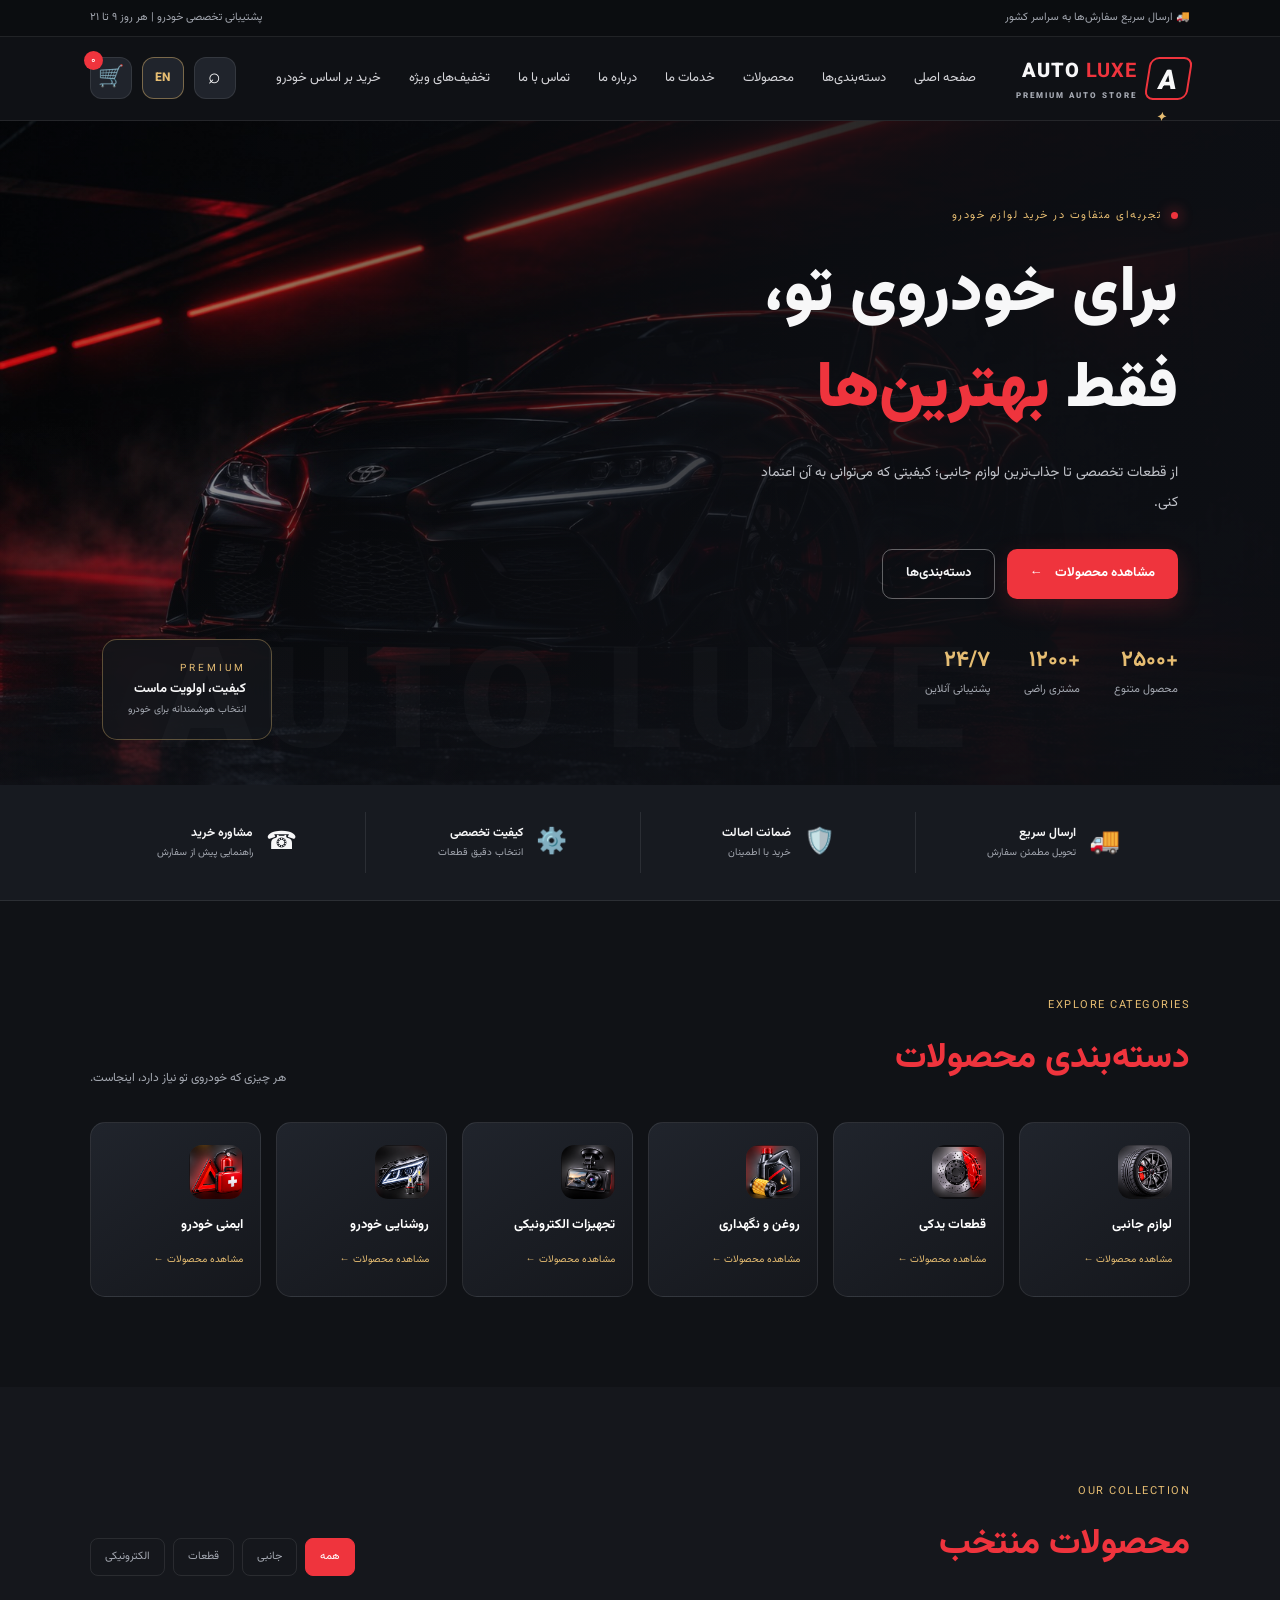
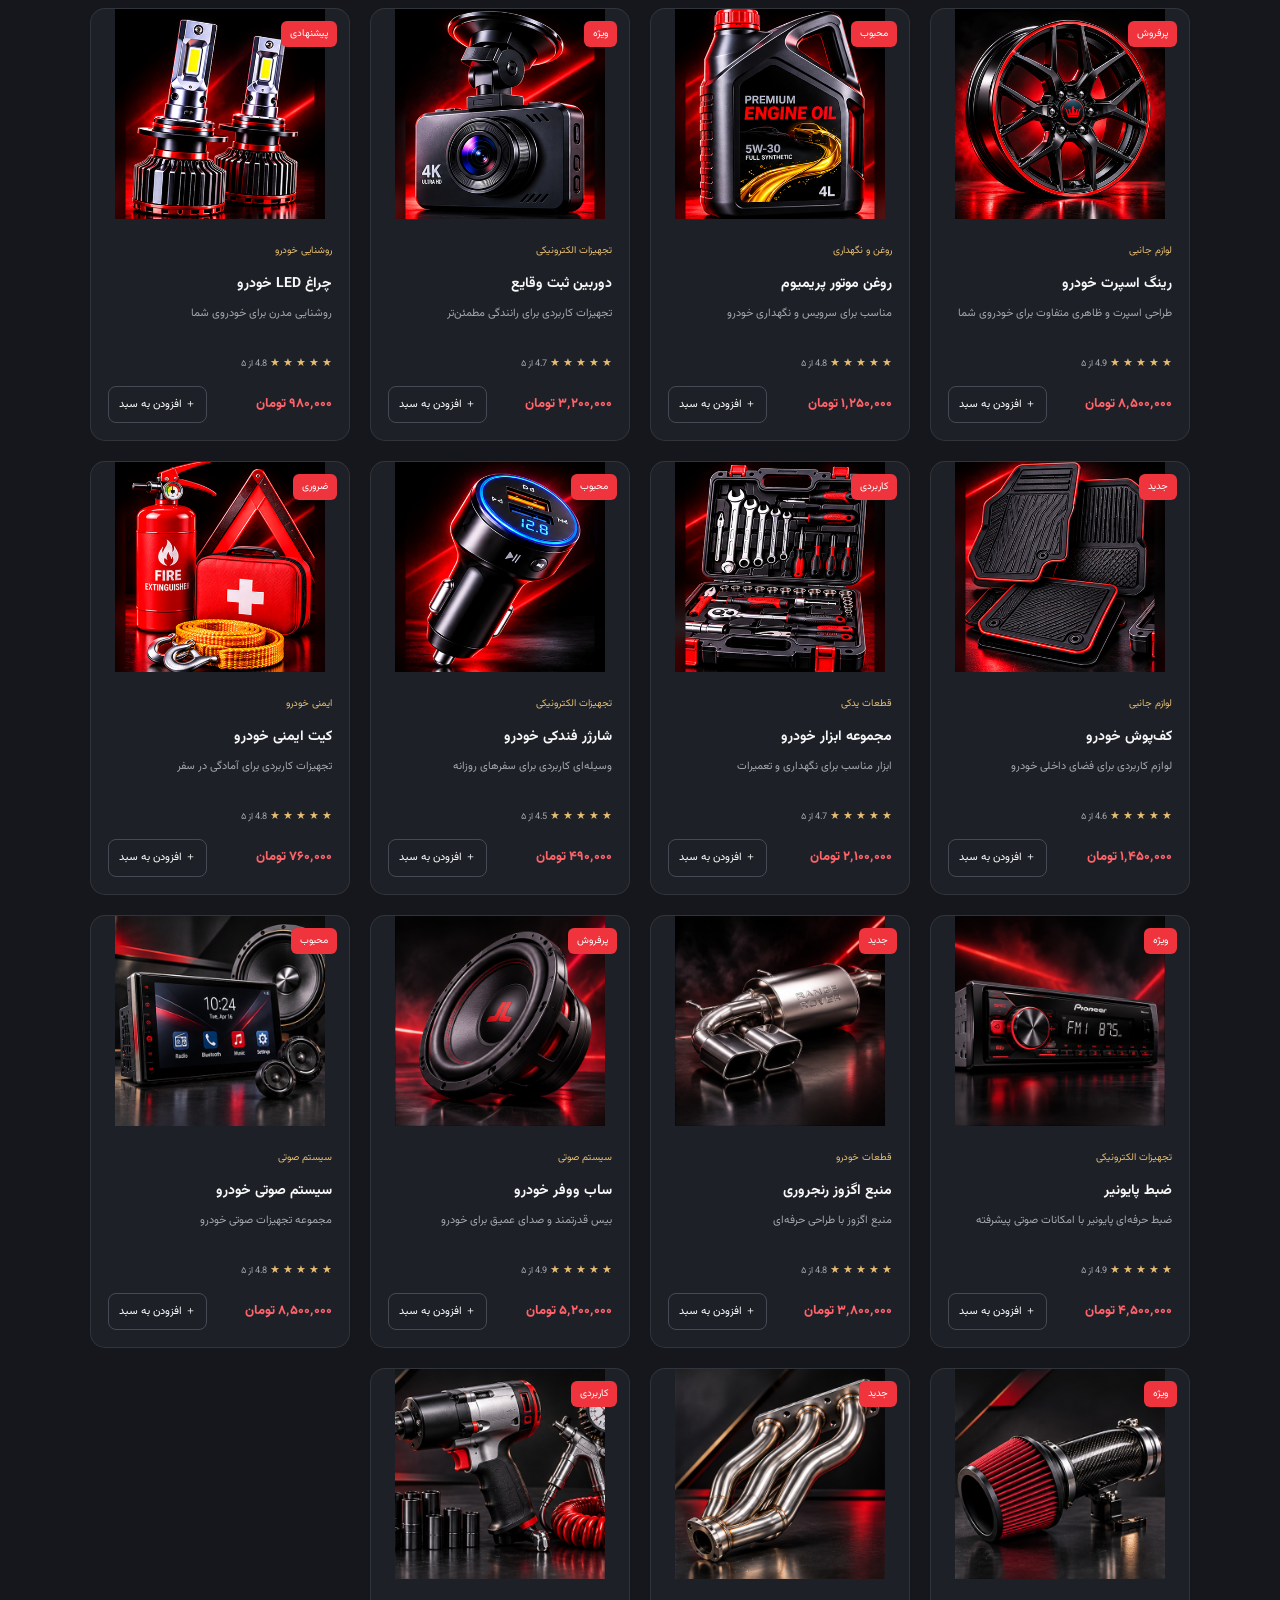
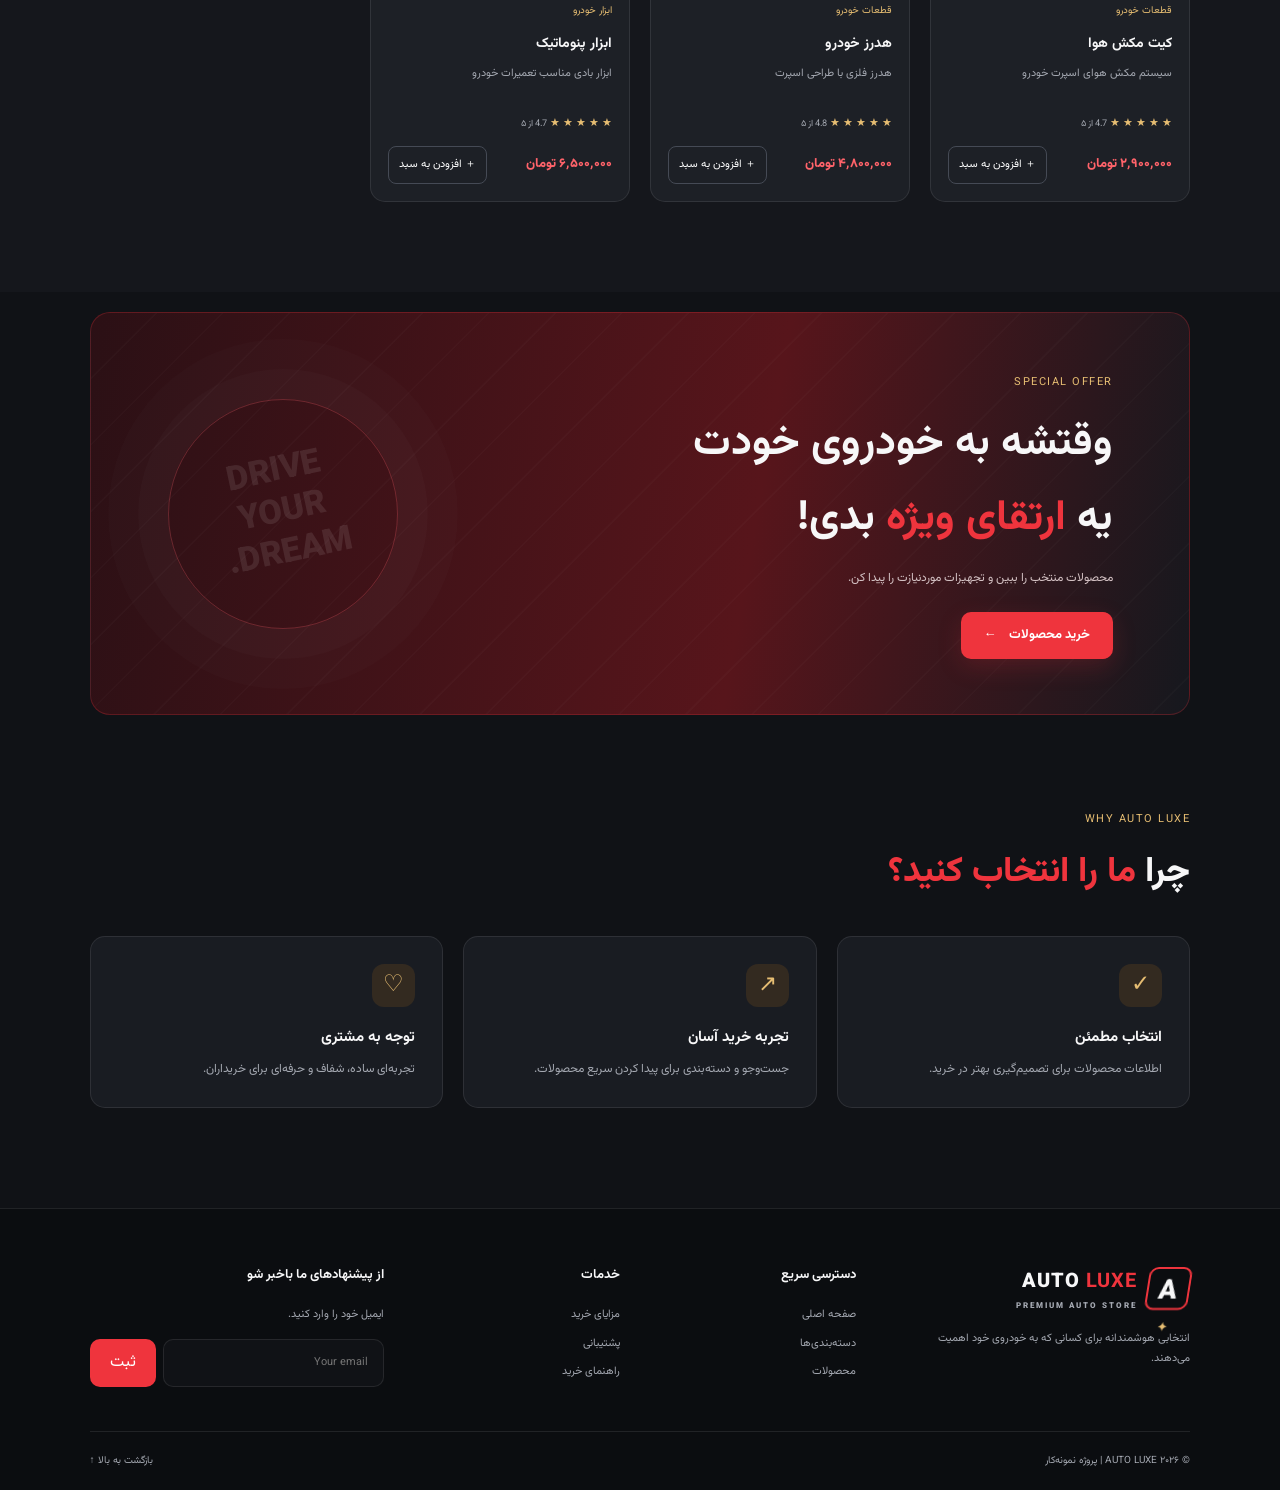
<file: index.html>
<!DOCTYPE html>
<html lang="fa" dir="rtl">
<head>
  <meta charset="UTF-8">
  <meta name="viewport" content="width=device-width, initial-scale=1.0">
  <meta name="theme-color" content="#101216">
  <meta name="description" content="فروشگاه تخصصی لوازم خودرو، قطعات یدکی و تجهیزات جانبی خودرو">
  <title>AUTO LUXE | فروشگاه تخصصی لوازم خودرو</title>

  <link rel="preconnect" href="https://fonts.googleapis.com">
  <link rel="preconnect" href="https://fonts.gstatic.com" crossorigin>


  <link rel="stylesheet" href="style.css">
  <link rel="icon" href="images/sport.jpg" type="image/jpeg">
</head>
<body>
  
<!-- AUTO LUXE Intro Screen -->
<div class="intro-screen" id="introScreen">
  <div class="intro-red-glow"></div>

  <div class="intro-content">
    <div class="intro-logo">
      AUTO <span>LUXE</span>
    </div>

    <div class="intro-line"></div>

    <p class="intro-kicker">PREMIUM AUTOMOTIVE EXPERIENCE</p>

    <h1>قدرت را متفاوت تجربه کن</h1>

    <p class="intro-description">
      دنیای لوازم جانبی خودرو، با استانداردی فراتر از انتظار
    </p>

    <div class="intro-loading">
      <span></span>
    </div>

    <p class="intro-entering">در حال ورود به فروشگاه...</p>
  </div>

  <div class="intro-bottom">
    <span>AUTO LUXE</span>
    <span>DRIVE YOUR STYLE</span>
  </div>
</div>



  <div class="topbar">
  <span data-fa="🚚 ارسال سریع سفارش‌ها به سراسر کشور" data-en="🚚 Fast delivery nationwide">
    🚚 ارسال سریع سفارش‌ها به سراسر کشور
  </span>

  <span data-fa="پشتیبانی تخصصی خودرو | هر روز ۹ تا ۲۱" data-en="Auto support | Daily 9 AM – 9 PM">
    پشتیبانی تخصصی خودرو | هر روز ۹ تا ۲۱
  </span>

  
</div>


  <header class="header">
    <a class="logo" href="#home">
      <span class="logo-icon">A<span>✦</span></span>
      <span>AUTO <b>LUXE</b><small>PREMIUM AUTO STORE</small></span>
    </a>

    <button class="menu-toggle" id="menuToggle" aria-label="باز کردن منو">☰</button>

   
<nav class="nav" id="nav">
  <a href="#home" data-fa="صفحه اصلی" data-en="Home">صفحه اصلی</a>
  <a href="#categories" data-fa="دسته‌بندی‌ها" data-en="Categories">دسته‌بندی‌ها</a>
  <a href="products.html" data-fa="محصولات" data-en="Products">محصولات</a>
  <a href="#services" data-fa="خدمات ما" data-en="Our Services">خدمات ما</a>
  <a href="about.html" data-fa="درباره ما" data-en="About Us">درباره ما</a>
  <a href="contact.html" data-fa="تماس با ما" data-en="Contact Us">تماس با ما</a>
  <a href="offers.html" data-fa="تخفیف‌های ویژه" data-en="Special Offers">تخفیف‌های ویژه</a>
  <a href="cars.html" data-fa="خرید بر اساس خودرو" data-en="Shop by Car">خرید بر اساس خودرو</a>
</nav>


  
<div class="header-actions">
  <button class="icon-btn" id="searchToggle" type="button" aria-label="جستجو">⌕</button>

  <button class="language-btn" id="languageToggle" type="button" onclick="toggleLanguage()">EN</button>

  <button class="icon-btn cart-trigger" id="cartToggle" type="button" aria-label="سبد خرید">
    🛒 <span class="cart-count" id="cartCount">0</span>
  </button>
</div>
</header>


  <div class="search-panel" id="searchPanel">
  <input id="searchInput" type="search"
    data-fa-placeholder="نام محصول، قطعه یا لوازم خودرو را وارد کنید..."
    data-en-placeholder="Enter product name, part or car accessory..."
    placeholder="نام محصول، قطعه یا لوازم خودرو را وارد کنید...">

  <button id="searchButton"
    data-fa="جستجو"
    data-en="Search">جستجو</button>
</div>

  <main>
   
<section class="hero" id="home">
  <div class="hero-bg"></div>
  <div class="hero-content">
    <span class="eyebrow" data-fa="تجربه‌ای متفاوت در خرید لوازم خودرو" data-en="A different automotive shopping experience"><i></i> تجربه‌ای متفاوت در خرید لوازم خودرو</span>

    <h1 data-fa="برای خودروی تو،<br>فقط <span>بهترین‌ها</span>" data-en="For your car,<br>only <span>the best</span>">برای خودروی تو،<br>فقط <span>بهترین‌ها</span></h1>

    <p data-fa="از قطعات تخصصی تا جذاب‌ترین لوازم جانبی؛ کیفیتی که می‌توانی به آن اعتماد کنی." data-en="From specialist parts to stylish accessories; quality you can trust.">
      از قطعات تخصصی تا جذاب‌ترین لوازم جانبی؛
      کیفیتی که می‌توانی به آن اعتماد کنی.
    </p>

    <div class="hero-buttons">
      <a href="#products" class="btn btn-red">
        <span data-fa="مشاهده محصولات" data-en="Explore Products">مشاهده محصولات</span>
        <span>←</span>
      </a>
      <a href="#categories" class="btn btn-outline" data-fa="دسته‌بندی‌ها" data-en="Categories">دسته‌بندی‌ها</a>
    </div>

    <div class="hero-stats">
      <div><strong>+۲۵۰۰</strong><small data-fa="محصول متنوع" data-en="Products">محصول متنوع</small></div>
      <div><strong>+۱۲۰۰</strong><small data-fa="مشتری راضی" data-en="Happy Customers">مشتری راضی</small></div>
      <div><strong>۲۴/۷</strong><small data-fa="پشتیبانی آنلاین" data-en="Online Support">پشتیبانی آنلاین</small></div>
    </div>
  </div>

  <div class="hero-badge">
    <span>PREMIUM</span>
    <strong data-fa="کیفیت، اولویت ماست" data-en="Quality Comes First">کیفیت، اولویت ماست</strong>
    <small data-fa="انتخاب هوشمندانه برای خودرو" data-en="The Smart Choice for Your Car">انتخاب هوشمندانه برای خودرو</small>
  </div>

  <div class="hero-decoration">AUTO LUXE</div>
</section>


   
<section class="benefits">
  <div class="benefit">
    <span>🚚</span>
    <div>
      <strong data-fa="ارسال سریع" data-en="Fast Delivery">ارسال سریع</strong>
      <small data-fa="تحویل مطمئن سفارش" data-en="Reliable Order Delivery">تحویل مطمئن سفارش</small>
    </div>
  </div>

  <div class="benefit">
    <span>🛡️</span>
    <div>
      <strong data-fa="ضمانت اصالت" data-en="Authenticity Guarantee">ضمانت اصالت</strong>
      <small data-fa="خرید با اطمینان" data-en="Shop with Confidence">خرید با اطمینان</small>
    </div>
  </div>

  <div class="benefit">
    <span>⚙️</span>
    <div>
      <strong data-fa="کیفیت تخصصی" data-en="Premium Quality">کیفیت تخصصی</strong>
      <small data-fa="انتخاب دقیق قطعات" data-en="Carefully Selected Parts">انتخاب دقیق قطعات</small>
    </div>
  </div>

  <div class="benefit">
    <span>☎</span>
    <div>
      <strong data-fa="مشاوره خرید" data-en="Expert Advice">مشاوره خرید</strong>
      <small data-fa="راهنمایی پیش از سفارش" data-en="Guidance Before Ordering">راهنمایی پیش از سفارش</small>
    </div>
  </div>
</section>

    
<section class="section" id="categories">
  <div class="section-heading">
    <div>
      <span class="section-kicker">EXPLORE CATEGORIES</span>
      <h2><span data-fa="دسته‌بندی" data-en="Product">دسته‌بندی</span> <span data-fa="محصولات" data-en="Categories">محصولات</span></h2>
    </div>
    <p data-fa="هر چیزی که خودروی تو نیاز دارد، اینجاست." data-en="Everything your car needs, all in one place.">هر چیزی که خودروی تو نیاز دارد، اینجاست.</p>
  </div>

  <div class="category-grid">
    <button class="category-card" data-category="لوازم جانبی">
     <div class="category-icon">
  <img src="images/category-accessories.png" alt="Accessories">
</div>
      <h3 data-fa="لوازم جانبی" data-en="Accessories">لوازم جانبی</h3>
      <span data-fa="مشاهده محصولات ←" data-en="View Products →">مشاهده محصولات ←</span>
    </button>

    <button class="category-card" data-category="قطعات یدکی">
      <div class="category-icon">
  <img src="images/category-spare-parts.png" alt="Spare Parts">
</div>
      <h3 data-fa="قطعات یدکی" data-en="Spare Parts">قطعات یدکی</h3>
      <span data-fa="مشاهده محصولات ←" data-en="View Products →">مشاهده محصولات ←</span>
    </button>

    <button class="category-card" data-category="روغن و نگهداری">
      <div class="category-icon">
  <img src="images/category-oil-filters.png" alt="Oil & Filters">
</div>
      <h3 data-fa="روغن و نگهداری" data-en="Oil & Maintenance">روغن و نگهداری</h3>
      <span data-fa="مشاهده محصولات ←" data-en="View Products →">مشاهده محصولات ←</span>
    </button>

    <button class="category-card" data-category="تجهیزات الکترونیکی">
      <div class="category-icon">
  <img src="images/category-electronics.png" alt="Electronics">
</div>
      <h3 data-fa="تجهیزات الکترونیکی" data-en="Electronics">تجهیزات الکترونیکی</h3>
      <span data-fa="مشاهده محصولات ←" data-en="View Products →">مشاهده محصولات ←</span>
    </button>

    <button class="category-card" data-category="روشنایی خودرو">
     <div class="category-icon">
  <img src="images/category-lighting.png" alt="Car Lighting">
</div>
      <h3 data-fa="روشنایی خودرو" data-en="Car Lighting">روشنایی خودرو</h3>
      <span data-fa="مشاهده محصولات ←" data-en="View Products →">مشاهده محصولات ←</span>
    </button>

    <button class="category-card" data-category="ایمنی خودرو">
<div class="category-icon">
  <img src="images/category-safety.png" alt="Car Safety">
</div>
      <h3 data-fa="ایمنی خودرو" data-en="Car Safety">ایمنی خودرو</h3>
      <span data-fa="مشاهده محصولات ←" data-en="View Products →">مشاهده محصولات ←</span>
    </button>
  </div>
</section>


   
<section class="section products-section" id="products">
  <div class="section-heading">
    <div>
      <span class="section-kicker">OUR COLLECTION</span>
      <h2>
        <span data-fa="محصولات" data-en="Our">محصولات</span>
        <span data-fa="منتخب" data-en="Featured Products">منتخب</span>
      </h2>
    </div>

    <div class="filter-group">
      <button class="filter-btn active" data-filter="همه" data-fa="همه" data-en="All">همه</button>
      <button class="filter-btn" data-filter="لوازم جانبی" data-fa="جانبی" data-en="Accessories">جانبی</button>
      <button class="filter-btn" data-filter="قطعات یدکی" data-fa="قطعات" data-en="Parts">قطعات</button>
      <button class="filter-btn" data-filter="تجهیزات الکترونیکی" data-fa="الکترونیکی" data-en="Electronics">الکترونیکی</button>
    </div>
  </div>

  <div class="product-grid" id="productGrid"></div>

  <p class="empty-message" id="emptyMessage" hidden
     data-fa="محصولی با این مشخصات پیدا نشد."
     data-en="No products found matching your criteria.">
    محصولی با این مشخصات پیدا نشد.
  </p>
</section>


   <section class="promo">
  <div class="promo-content">
    <span class="section-kicker">SPECIAL OFFER</span>

    <h2
      data-fa="وقتشه به خودروی خودت<br>یه <span>ارتقای ویژه</span> بدی!"
      data-en="It's time to give your car<br>a <span>special upgrade</span>!"
    >
      وقتشه به خودروی خودت<br>یه <span>ارتقای ویژه</span> بدی!
    </h2>

    <p
      data-fa="محصولات منتخب را ببین و تجهیزات موردنیازت را پیدا کن."
      data-en="Explore our selected products and find the accessories your car needs."
    >
      محصولات منتخب را ببین و تجهیزات موردنیازت را پیدا کن.
    </p>

    <a
      href="#products"
      class="btn btn-red"
      data-fa="خرید محصولات <span>←</span>"
      data-en="Shop Products <span>→</span>"
    >
      خرید محصولات <span>←</span>
    </a>
  </div>

  <div class="promo-art">
    <div class="promo-ring"></div>
    <span>DRIVE<br>YOUR<br>DREAM.</span>
  </div>
</section>

   <section class="section services-section" id="services">
  <div class="section-heading">
    <div>
      <span class="section-kicker">WHY AUTO LUXE</span>
      <h2 data-fa="چرا <span>ما را انتخاب کنید؟</span>"
          data-en="Why <span>Choose Us?</span>">
        چرا <span>ما را انتخاب کنید؟</span>
      </h2>
    </div>
  </div>

  <div class="service-grid">
    <article class="service-card">
      <span>✓</span>
      <h3 data-fa="انتخاب مطمئن" data-en="Trusted Choice">انتخاب مطمئن</h3>
      <p data-fa="اطلاعات محصولات برای تصمیم‌گیری بهتر در خرید."
         data-en="Detailed product information to help you make better buying decisions.">
        اطلاعات محصولات برای تصمیم‌گیری بهتر در خرید.
      </p>
    </article>

    <article class="service-card">
      <span>↗</span>
      <h3 data-fa="تجربه خرید آسان" data-en="Easy Shopping Experience">تجربه خرید آسان</h3>
      <p data-fa="جست‌وجو و دسته‌بندی برای پیدا کردن سریع محصولات."
         data-en="Search and categories to help you find products quickly.">
        جست‌وجو و دسته‌بندی برای پیدا کردن سریع محصولات.
      </p>
    </article>

    <article class="service-card">
      <span>♡</span>
      <h3 data-fa="توجه به مشتری" data-en="Customer Care">توجه به مشتری</h3>
      <p data-fa="تجربه‌ای ساده، شفاف و حرفه‌ای برای خریداران."
         data-en="A simple, transparent, and professional shopping experience.">
        تجربه‌ای ساده، شفاف و حرفه‌ای برای خریداران.
      </p>
    </article>
  </div>
</section>
  </main>

 <footer class="footer">
  <div class="footer-main">

    <div class="footer-brand">
      <a class="logo" href="#home">
        <span class="logo-icon">A<span>✦</span></span>
        <span>AUTO <b>LUXE</b><small>PREMIUM AUTO STORE</small></span>
      </a>

      <p
        data-fa="انتخابی هوشمندانه برای کسانی که به خودروی خود اهمیت می‌دهند."
        data-en="A smart choice for those who truly care about their cars."
      >
        انتخابی هوشمندانه برای کسانی که به خودروی خود اهمیت می‌دهند.
      </p>
    </div>

    <div>
      <h3 data-fa="دسترسی سریع" data-en="Quick Links">دسترسی سریع</h3>
      <a href="#home" data-fa="صفحه اصلی" data-en="Home">صفحه اصلی</a>
      <a href="#categories" data-fa="دسته‌بندی‌ها" data-en="Categories">دسته‌بندی‌ها</a>
      <a href="#products" data-fa="محصولات" data-en="Products">محصولات</a>
    </div>

    <div>
      <h3 data-fa="خدمات" data-en="Services">خدمات</h3>
      <a href="#services" data-fa="مزایای خرید" data-en="Shopping Benefits">مزایای خرید</a>
      <a href="#services" data-fa="پشتیبانی" data-en="Support">پشتیبانی</a>
      <a href="#services" data-fa="راهنمای خرید" data-en="Shopping Guide">راهنمای خرید</a>
    </div>

    <div class="newsletter">
      <h3 data-fa="از پیشنهادهای ما باخبر شو" data-en="Stay Updated">از پیشنهادهای ما باخبر شو</h3>
      <p data-fa="ایمیل خود را وارد کنید." data-en="Enter your email address.">ایمیل خود را وارد کنید.</p>

      <form id="newsletterForm">
        <input
          type="email"
          id="emailInput"
         placeholder="Your email"
          data-fa-placeholder="ایمیل شما"
          data-en-placeholder="Your email"
          required
        >
        <button type="submit" data-fa="ثبت" data-en="Subscribe">ثبت</button>
      </form>
    </div>

  </div>

  <div class="footer-bottom">
    <span
      data-fa="© ۲۰۲۶ AUTO LUXE | پروژه نمونه‌کار"
      data-en="© 2026 AUTO LUXE | Portfolio Project"
    >
      © ۲۰۲۶ AUTO LUXE | پروژه نمونه‌کار
    </span>

    <a href="#home" data-fa="بازگشت به بالا ↑" data-en="Back to Top ↑">
      بازگشت به بالا ↑
    </a>
  </div>
</footer>

  <div class="overlay" id="overlay"></div>
  <aside class="cart-drawer" id="cartDrawer">
    <div class="drawer-header">
      <h2>سبد خرید شما</h2>
      <button id="closeCart" aria-label="بستن">✕</button>
    </div>
    <div id="cartItems" class="cart-items"></div>
    <div class="cart-footer">
      <div class="cart-total"><span>مجموع:</span><strong id="cartTotal">۰ تومان</strong></div>
      <button id="checkoutButton" class="btn btn-red checkout-btn">ثبت سفارش آزمایشی</button>
      <small>این فروشگاه نمونه‌کار است و پرداخت واقعی ندارد.</small>
    </div>
  </aside>

  <div class="toast" id="toast" role="status"></div>

  <script src="script.js"></script>
  
<script>
  window.setTimeout(function () {
    var intro = document.getElementById("introScreen");

    if (intro) {
      intro.classList.add("intro-hidden");

      window.setTimeout(function () {
        if (intro.parentNode) {
          intro.parentNode.removeChild(intro);
        }
      }, 800);
    }
  }, 2000);
</script>

</body>
</html>
</file>
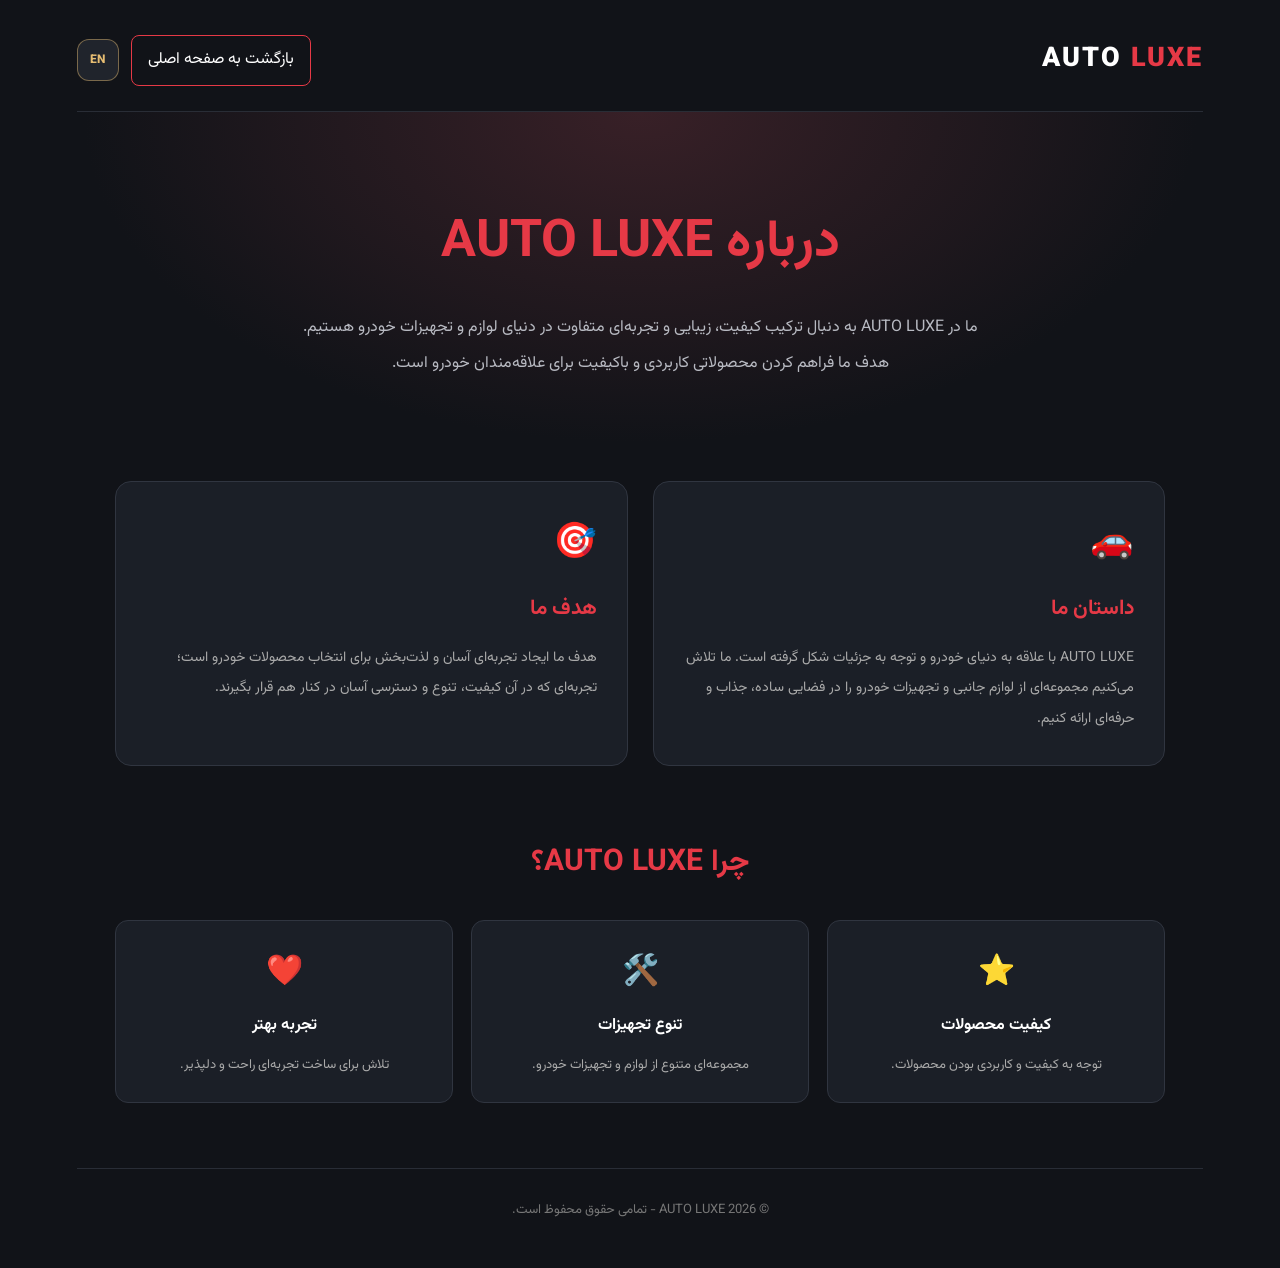
<file: about.html>
<!DOCTYPE html>
<html lang="fa" dir="rtl">
<head>
  <meta charset="UTF-8">
  <meta name="viewport" content="width=device-width, initial-scale=1.0">
  <title>درباره ما | AUTO LUXE</title>
  <link rel="stylesheet" href="style.css">

  <style>
    .about-page {
      min-height: 100vh;
      background: #111318;
      color: #fff;
      padding: 35px 6%;
    }

    .about-header {
      display: flex;
      justify-content: space-between;
      align-items: center;
      padding-bottom: 25px;
      border-bottom: 1px solid #292d36;
    }

    .about-logo {
      font-size: 27px;
      font-weight: 900;
      letter-spacing: 2px;
    }

    .about-logo span { color: #e63946; }
.about-header-actions {
  display: flex;
  align-items: center;
  gap: 12px;
}

.about-header a {
  color: white;
  text-decoration: none;
  background: transparent;
border: 1px solid #e63946;
  border-radius: 8px;
  padding: 10px 16px;
  font-family: inherit;
  cursor: pointer;
  transition: .3s;
}

.about-header a:hover {
  background: #e00020;
  border-color: #e00020;
  color: #fff;
}

.about-header .language-btn {
  min-width: 42px;
  height: 42px;
  padding: 0 10px;
  border: 1px solid rgba(230, 189, 114, 0.45);
  border-radius: 12px;
  background: #20242c;
  color: #e6bd72;
  font-weight: 800;
  font-size: 12px;
  cursor: pointer;
  transition: all 0.25s ease;
}

.about-header .language-btn:hover {
  background: #ef343d;
  color: #fff;
  border-color: #ef343d;
  transform: translateY(-2px);
}
    .about-hero {
      text-align: center;
      padding: 85px 15px 65px;
      background: radial-gradient(ellipse at top, #382027, #111318 70%);
    }

    .about-hero h1 {
      font-size: clamp(32px, 5vw, 52px);
      margin-bottom: 20px;
    }

    .about-hero h1 span { color: #e63946; }

    .about-hero p {
      color: #b8bac2;
      line-height: 2.2;
      max-width: 700px;
      margin: auto;
    }

    .about-content {
      max-width: 1050px;
      margin: 35px auto 70px;
      display: grid;
      grid-template-columns: 1fr 1fr;
      gap: 25px;
    }

    .about-box {
      background: #1b1f27;
      border: 1px solid #303540;
      border-radius: 16px;
      padding: 30px;
      transition: .3s;
    }

    .about-box:hover {
      transform: translateY(-6px);
      border-color: #e63946;
    }

    .about-box .about-icon {
      font-size: 35px;
      margin-bottom: 15px;
    }

    .about-box h2 {
      font-size: 21px;
      margin-bottom: 15px;
    }

    .about-box h2 span { color: #e63946; }

    .about-box p {
      color: #aaa;
      line-height: 2.2;
      font-size: 14px;
    }

    .about-features {
      max-width: 1050px;
      margin: auto;
      text-align: center;
      padding-bottom: 65px;
    }

    .about-features h2 {
      font-size: 30px;
      margin-bottom: 30px;
    }

    .about-features h2 span { color: #e63946; }

    .features-grid {
      display: grid;
      grid-template-columns: repeat(3, 1fr);
      gap: 18px;
    }

    .feature-item {
      background: #1b1f27;
      border: 1px solid #303540;
      border-radius: 13px;
      padding: 25px 15px;
    }

    .feature-item .about-icon { font-size: 30px; }

    .feature-item h3 {
      margin: 12px 0;
      font-size: 16px;
    }

    .feature-item p {
      color: #aaa;
      font-size: 13px;
      line-height: 1.9;
    }

    .about-footer {
      text-align: center;
      color: #777;
      padding: 30px 10px 10px;
      border-top: 1px solid #292d36;
      font-size: 13px;
    }

    @media (max-width: 750px) {
      .about-content { grid-template-columns: 1fr; }
      .features-grid { grid-template-columns: 1fr; }
      .about-hero { padding: 55px 10px; }
    }
  </style>
</head>

<body>
  <main class="about-page">

 <header class="about-header">
  <div class="about-logo">AUTO <span>LUXE</span></div>

 <div class="about-header-actions">

    <a href="index.html" class="back-home"
       data-fa="بازگشت به صفحه اصلی"
       data-en="Back to Home">
      بازگشت به صفحه اصلی
    </a>

 <button id="languageToggle" class="language-btn"
      type="button" onclick="toggleLanguage()">EN</button>

  </div>
</header>

    <section class="about-hero">
  <h1>
    <span data-fa="درباره" data-en="About">درباره</span>
    <span>AUTO LUXE</span>
  </h1>

  <p
    data-fa="ما در AUTO LUXE به دنبال ترکیب کیفیت، زیبایی و تجربه‌ای متفاوت در دنیای لوازم و تجهیزات خودرو هستیم. هدف ما فراهم کردن محصولاتی کاربردی و باکیفیت برای علاقه‌مندان خودرو است."
    data-en="At AUTO LUXE, we aim to combine quality, style, and a unique experience in the world of automotive accessories and equipment. Our goal is to provide practical, high-quality products for car enthusiasts.">
    ما در AUTO LUXE به دنبال ترکیب کیفیت، زیبایی و تجربه‌ای متفاوت
    در دنیای لوازم و تجهیزات خودرو هستیم.
    هدف ما فراهم کردن محصولاتی کاربردی و باکیفیت برای علاقه‌مندان خودرو است.
  </p>
</section>

   <section class="about-content">

  <div class="about-box">
    <div class="about-icon">🚗</div>
    <h2>
      <span data-fa="داستان" data-en="Our">داستان</span>
      <span data-fa="ما" data-en="Story">ما</span>
    </h2>
    <p
      data-fa="AUTO LUXE با علاقه به دنیای خودرو و توجه به جزئیات شکل گرفته است. ما تلاش می‌کنیم مجموعه‌ای از لوازم جانبی و تجهیزات خودرو را در فضایی ساده، جذاب و حرفه‌ای ارائه کنیم."
      data-en="AUTO LUXE was created from a passion for the automotive world and attention to detail. We strive to offer a collection of car accessories and equipment in a simple, attractive, and professional environment.">
      AUTO LUXE با علاقه به دنیای خودرو و توجه به جزئیات شکل گرفته است.
      ما تلاش می‌کنیم مجموعه‌ای از لوازم جانبی و تجهیزات خودرو را
      در فضایی ساده، جذاب و حرفه‌ای ارائه کنیم.
    </p>
  </div>

  <div class="about-box">
    <div class="about-icon">🎯</div>
    <h2>
      <span data-fa="هدف" data-en="Our">هدف</span>
      <span data-fa="ما" data-en="Mission">ما</span>
    </h2>
    <p
      data-fa="هدف ما ایجاد تجربه‌ای آسان و لذت‌بخش برای انتخاب محصولات خودرو است؛ تجربه‌ای که در آن کیفیت، تنوع و دسترسی آسان در کنار هم قرار بگیرند."
      data-en="Our mission is to make choosing automotive products easy and enjoyable, bringing quality, variety, and convenience together.">
      هدف ما ایجاد تجربه‌ای آسان و لذت‌بخش برای انتخاب محصولات خودرو است؛
      تجربه‌ای که در آن کیفیت، تنوع و دسترسی آسان در کنار هم قرار بگیرند.
    </p>
  </div>

</section>
   <section class="about-features">
  <h2>
    <span data-fa="چرا" data-en="Why">چرا</span>
    <span>AUTO LUXE؟</span>
  </h2>

  <div class="features-grid">

    <div class="feature-item">
      <div class="about-icon">⭐</div>
      <h3 data-fa="کیفیت محصولات" data-en="Product Quality">کیفیت محصولات</h3>
      <p
        data-fa="توجه به کیفیت و کاربردی بودن محصولات."
        data-en="A focus on product quality and practicality.">
        توجه به کیفیت و کاربردی بودن محصولات.
      </p>
    </div>

    <div class="feature-item">
      <div class="about-icon">🛠️</div>
      <h3 data-fa="تنوع تجهیزات" data-en="Wide Selection">تنوع تجهیزات</h3>
      <p
        data-fa="مجموعه‌ای متنوع از لوازم و تجهیزات خودرو."
        data-en="A diverse collection of automotive accessories and equipment.">
        مجموعه‌ای متنوع از لوازم و تجهیزات خودرو.
      </p>
    </div>

    <div class="feature-item">
      <div class="about-icon">❤️</div>
      <h3 data-fa="تجربه بهتر" data-en="Better Experience">تجربه بهتر</h3>
      <p
        data-fa="تلاش برای ساخت تجربه‌ای راحت و دلپذیر."
        data-en="Striving to create a smooth and enjoyable experience.">
        تلاش برای ساخت تجربه‌ای راحت و دلپذیر.
      </p>
    </div>

  </div>
</section>

   <footer class="about-footer"
  data-fa="© 2026 AUTO LUXE - تمامی حقوق محفوظ است."
  data-en="© 2026 AUTO LUXE - All rights reserved.">
  © 2026 AUTO LUXE - تمامی حقوق محفوظ است.
</footer>
  </main>
  <script>
  let currentLanguage = "fa";

  function toggleLanguage() {
    currentLanguage = currentLanguage === "fa" ? "en" : "fa";

    document.documentElement.lang = currentLanguage;
    document.documentElement.dir = currentLanguage === "fa" ? "rtl" : "ltr";

    document.querySelectorAll("[data-fa][data-en]").forEach(element => {
      element.textContent = element.getAttribute(`data-${currentLanguage}`);
    });

    const languageButton = document.getElementById("languageToggle");
    languageButton.textContent = currentLanguage === "fa" ? "EN" : "FA";
  }
</script>
</body>
  
</html>
</file>
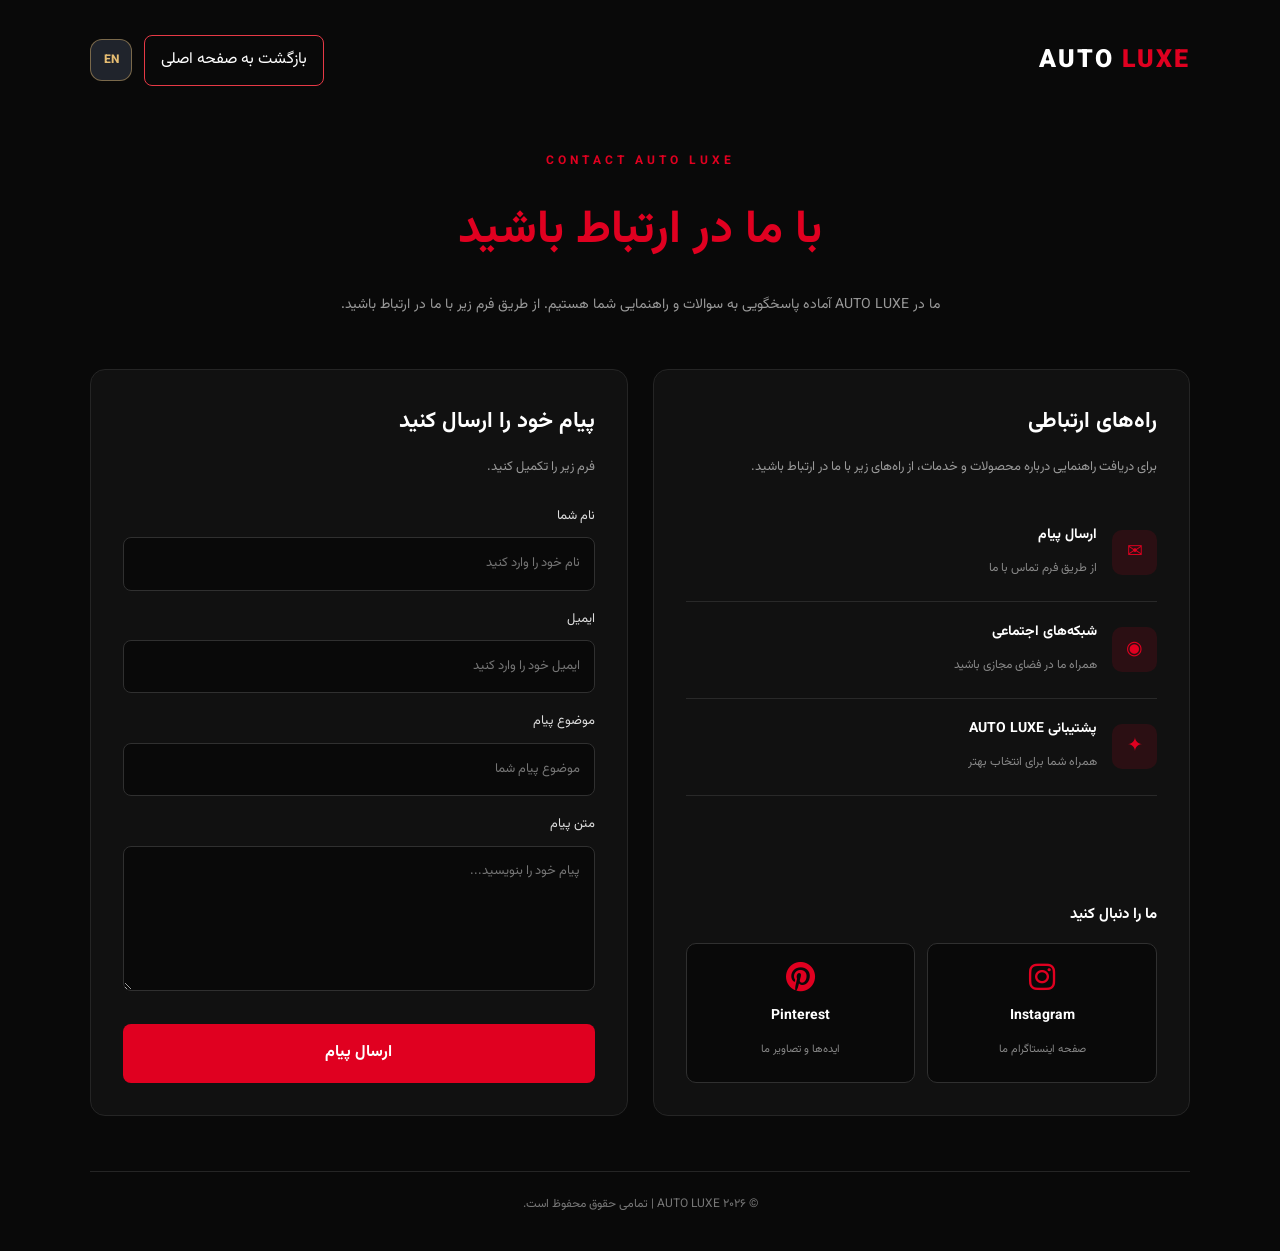
<file: contact.html>
<!DOCTYPE html>
<html lang="fa" dir="rtl">
<head>
<meta charset="UTF-8">
<meta name="viewport" content="width=device-width, initial-scale=1.0">
<title>تماس با ما | AUTO LUXE</title>
<link rel="stylesheet" href="style.css">
  <link rel="stylesheet" href="https://cdnjs.cloudflare.com/ajax/libs/font-awesome/6.7.2/css/all.min.css">

<style>
* {
  box-sizing: border-box;
}

.contact-page {
  min-height: 100vh;
  background: #090909;
  color: #fff;
  padding: 35px 7%;
  font-family: inherit;
}

.contact-header {
  max-width: 1100px;
  margin: 0 auto 65px;
  display: flex;
  justify-content: space-between;
  align-items: center;
}

.contact-logo {
  font-size: 25px;
  font-weight: 900;
  letter-spacing: 2px;
}

.contact-logo span {
  color: #e00020;
}

.contact-header-actions {
  display: flex;
  align-items: center;
  gap: 12px;
}

.contact-header a {
  color: white;
  text-decoration: none;
  background: transparent;
  border: 1px solid #e63946;
  border-radius: 8px;
  padding: 10px 16px;
  font-family: inherit;
  cursor: pointer;
  transition: .3s;
}

.contact-header .language-btn {
  min-width: 42px;
  height: 42px;
  padding: 0 10px;
  border: 1px solid rgba(230, 189, 114, 0.45);
  border-radius: 12px;
  background: #20242c;
  color: #e6bd72;
  font-weight: 800;
  font-size: 12px;
  cursor: pointer;
  transition: all 0.25s ease;
}

.contact-header .language-btn:hover {
  background: #ef343d;
  color: #fff;
  border-color: #ef343d;
  transform: translateY(-2px);
}

.contact-header a:hover {
  background: #e00020;
  border-color: #e00020;
  color: #fff;
}
  color: white;
  text-decoration: none;
  background: transparent;
  border: 1px solid #333;
  border-radius: 8px;
  padding: 10px 16px;
  font-family: inherit;
  cursor: pointer;
  transition: .3s;
}

.contact-header a:hover,
.contact-header button:hover {
  border-color: #e00020;
  color: #e00020;
}

.contact-hero {
  text-align: center;
  max-width: 750px;
  margin: 0 auto 50px;
}

.contact-label {
  color: #e00020;
  font-size: 12px;
  letter-spacing: 4px;
  font-weight: bold;
}

.contact-hero h1 {
  font-size: clamp(30px, 5vw, 46px);
  margin: 18px 0;
}

.contact-hero h1 span {
  color: #e00020;
}

.contact-hero p {
  color: #999;
  font-size: 14px;
  line-height: 2;
}

.contact-container {
  max-width: 1100px;
  margin: auto;
  display: grid;
  grid-template-columns: 1fr 1fr;
  gap: 25px;
  align-items: stretch;
}

.contact-info,
.contact-form {
  background: #111;
  border: 1px solid #252525;
  border-radius: 15px;
  padding: 32px;
  min-width: 0;
}

.contact-info {
  display: flex;
  flex-direction: column;
}

.contact-info h2,
.contact-form h2 {
  font-size: 22px;
  margin: 0 0 12px;
}

.contact-info > p,
.contact-form > p {
  color: #999;
  font-size: 13px;
  line-height: 2;
  margin-bottom: 25px;
}

.contact-item {
  display: flex;
  align-items: center;
  gap: 15px;
  padding: 18px 0;
  border-bottom: 1px solid #292929;
}

.contact-icon {
  width: 45px;
  height: 45px;
  flex-shrink: 0;
  display: grid;
  place-items: center;
  background: rgba(224,0,32,.12);
  color: #e00020;
  border-radius: 10px;
  font-size: 19px;
}

.contact-item strong {
  display: block;
  font-size: 14px;
  margin-bottom: 6px;
}

.contact-item small {
  color: #888;
  font-size: 12px;
}

.contact-socials {
  margin-top: auto;
  padding-top: 35px;
}

.contact-socials h3 {
  font-size: 15px;
  margin-bottom: 15px;
}

.social-grid {
  display: grid;
  grid-template-columns: 1fr 1fr;
  gap: 12px;
}

.social-grid a {
  display: block;
  text-align: center;
  padding: 18px 10px;
  background: #090909;
  border: 1px solid #303030;
  border-radius: 10px;
  color: #fff;
  text-decoration: none;
  transition: .3s;
}

.social-grid a:hover {
  border-color: #e00020;
  color: #e00020;
  transform: translateY(-3px);
}

.social-grid strong {
  display: block;
  font-size: 14px;
  margin-bottom: 6px;
}

.social-grid small {
  color: #888;
  font-size: 11px;
}

.contact-form label {
  display: block;
  font-size: 13px;
  margin: 17px 0 9px;
  color: #ddd;
}

.contact-form input,
.contact-form textarea {
  width: 100%;
  background: #090909;
  border: 1px solid #303030;
  border-radius: 8px;
  padding: 14px;
  color: white;
  font-family: inherit;
  font-size: 13px;
  outline: none;
  transition: .3s;
}

.contact-form input:focus,
.contact-form textarea:focus {
  border-color: #e00020;
}

.contact-form textarea {
  min-height: 145px;
  resize: vertical;
}

.contact-submit {
  width: 100%;
  margin-top: 22px;
  padding: 15px;
  background: #e00020;
  border: none;
  border-radius: 8px;
  color: white;
  font-family: inherit;
  font-weight: bold;
  cursor: pointer;
  transition: .3s;
}

.contact-submit:hover {
  background: #b9001a;
  transform: translateY(-2px);
}

.contact-footer {
  max-width: 1100px;
  margin: 55px auto 0;
  padding-top: 22px;
  border-top: 1px solid #252525;
  text-align: center;
}

.contact-footer p {
  color: #777;
  font-size: 12px;
}

@media (max-width: 750px) {
  .contact-page {
    padding: 25px 5%;
  }

  .contact-header {
    margin-bottom: 50px;
  }

  .contact-logo {
    font-size: 19px;
  }

  .contact-header a,
  .contact-header button {
    padding: 8px 10px;
    font-size: 11px;
  }

  .contact-container {
    grid-template-columns: 1fr;
    gap: 20px;
  }

  .contact-info,
  .contact-form {
    padding: 24px 18px;
  }

  .contact-hero h1 {
    font-size: 29px;
  }
}
  .social-grid a i {
  display: block;
  font-size: 30px;
  margin-bottom: 12px;
  color: #e00020;
  transition: .3s;
}

.social-grid a:hover i {
  transform: scale(1.15);
  color: #fff;
}
</style>
</head>

<body>

<div class="contact-page">

<header class="contact-header">
  <div class="contact-logo">AUTO <span>LUXE</span></div>

  <div class="contact-header-actions">

    <a class="back-home" href="index.html"
       data-fa="بازگشت به صفحه اصلی"
       data-en="Back to Home">
      بازگشت به صفحه اصلی
    </a>

    <button
      id="languageToggle"
      class="language-btn"
      type="button"
      onclick="toggleLanguage()"
    >EN</button>

  </div>
</header>
<section class="contact-hero">
  <div class="contact-label">CONTACT AUTO LUXE</div>

  <h1>
    <span data-fa="با ما" data-en="Get in">با ما</span>
    <span data-fa="در ارتباط باشید" data-en="Touch">در ارتباط باشید</span>
  </h1>

  <p
    data-fa="ما در AUTO LUXE آماده پاسخگویی به سوالات و راهنمایی شما هستیم. از طریق فرم زیر با ما در ارتباط باشید."
    data-en="At AUTO LUXE, we're ready to answer your questions and help you. Get in touch using the form below.">
    ما در AUTO LUXE آماده پاسخگویی به سوالات و راهنمایی شما هستیم. از طریق فرم زیر با ما در ارتباط باشید.
  </p>
</section>

<main class="contact-container">

<!-- ستون راه‌های ارتباطی -->

<section class="contact-info">

  <h2 data-fa="راه‌های ارتباطی" data-en="Contact Information">
    راه‌های ارتباطی
  </h2>

  <p
    data-fa="برای دریافت راهنمایی درباره محصولات و خدمات، از راه‌های زیر با ما در ارتباط باشید."
    data-en="For help with our products and services, connect with us through the options below.">
    برای دریافت راهنمایی درباره محصولات و خدمات، از راه‌های زیر با ما در ارتباط باشید.
  </p>

  <div class="contact-item">
    <div class="contact-icon">✉</div>
    <div>
      <strong data-fa="ارسال پیام" data-en="Send a Message">ارسال پیام</strong>
      <small data-fa="از طریق فرم تماس با ما" data-en="Use our contact form">از طریق فرم تماس با ما</small>
    </div>
  </div>

  <div class="contact-item">
    <div class="contact-icon">◉</div>
    <div>
      <strong data-fa="شبکه‌های اجتماعی" data-en="Social Media">شبکه‌های اجتماعی</strong>
      <small data-fa="همراه ما در فضای مجازی باشید" data-en="Follow us online">همراه ما در فضای مجازی باشید</small>
    </div>
  </div>

  <div class="contact-item">
    <div class="contact-icon">✦</div>
    <div>
      <strong data-fa="پشتیبانی AUTO LUXE" data-en="AUTO LUXE Support">پشتیبانی AUTO LUXE</strong>
      <small data-fa="همراه شما برای انتخاب بهتر" data-en="Here to help you choose better">همراه شما برای انتخاب بهتر</small>
    </div>
  </div>

  <div class="contact-socials">
    <h3 data-fa="ما را دنبال کنید" data-en="Follow Us">
      ما را دنبال کنید
    </h3>
<div class="social-grid">
  <a href="https://www.instagram.com/" target="_blank" rel="noopener">
    <i class="fa-brands fa-instagram"></i>
    <strong>Instagram</strong>
    <small data-fa="صفحه اینستاگرام ما" data-en="Our Instagram Page">صفحه اینستاگرام ما</small>
  </a>

  <a href="https://www.pinterest.com/" target="_blank" rel="noopener">
    <i class="fa-brands fa-pinterest"></i>
    <strong>Pinterest</strong>
    <small data-fa="ایده‌ها و تصاویر ما" data-en="Our Ideas & Photos">ایده‌ها و تصاویر ما</small>
  </a>
</div>
  </div>

</section>

<!-- ستون فرم ارسال پیام -->

<form class="contact-form" id="contactForm">

  <h2 data-fa="پیام خود را ارسال کنید" data-en="Send Us a Message">
    پیام خود را ارسال کنید
  </h2>

  <p
    data-fa="فرم زیر را تکمیل کنید."
    data-en="Please complete the form below.">
    فرم زیر را تکمیل کنید.
  </p>

  <label data-fa="نام شما" data-en="Your Name">نام شما</label>
  <input type="text" required
    data-fa-placeholder="نام خود را وارد کنید"
    data-en-placeholder="Enter your name"
    placeholder="نام خود را وارد کنید">

  <label data-fa="ایمیل" data-en="Email Address">ایمیل</label>
  <input type="email" required
    data-fa-placeholder="ایمیل خود را وارد کنید"
    data-en-placeholder="Enter your email"
    placeholder="ایمیل خود را وارد کنید">

  <label data-fa="موضوع پیام" data-en="Subject">موضوع پیام</label>
  <input type="text" required
    data-fa-placeholder="موضوع پیام شما"
    data-en-placeholder="Message subject"
    placeholder="موضوع پیام شما">

  <label data-fa="متن پیام" data-en="Your Message">متن پیام</label>
  <textarea required
    data-fa-placeholder="پیام خود را بنویسید..."
    data-en-placeholder="Write your message..."
    placeholder="پیام خود را بنویسید..."></textarea>

  <button type="submit" class="contact-submit"
    data-fa="ارسال پیام"
    data-en="Send Message">
    ارسال پیام
  </button>

</form>

</main>

<footer class="contact-footer">
  <p data-fa="© ۲۰۲۶ AUTO LUXE | تمامی حقوق محفوظ است."
     data-en="© 2026 AUTO LUXE | All rights reserved.">
    © ۲۰۲۶ AUTO LUXE | تمامی حقوق محفوظ است.
  </p>
</footer>

</div>

<script src="script.js"></script>

<script>
let contactLanguage = document.documentElement.lang || "fa";

function toggleLanguage() {
  contactLanguage = contactLanguage === "fa" ? "en" : "fa";

  document.documentElement.lang = contactLanguage;
  document.documentElement.dir =
    contactLanguage === "fa" ? "rtl" : "ltr";

  document.querySelectorAll("[data-fa][data-en]").forEach((element) => {
    element.textContent = element.getAttribute(
      contactLanguage === "fa" ? "data-fa" : "data-en"
    );
  });

  document.querySelectorAll(
    "[data-fa-placeholder][data-en-placeholder]"
  ).forEach((element) => {
    element.placeholder = element.getAttribute(
      contactLanguage === "fa"
        ? "data-fa-placeholder"
        : "data-en-placeholder"
    );
  });

  const button = document.getElementById("languageToggle");

  if (button) {
    button.textContent = contactLanguage === "fa" ? "EN" : "FA";
  }
}

window.toggleLanguage = toggleLanguage;

document.getElementById("contactForm").addEventListener("submit", function(event) {
  event.preventDefault();

  alert(
    document.documentElement.lang === "en"
      ? "This is a demo form. Message sending is not connected yet."
      : "این فرم نمایشی است و هنوز به سیستم ارسال پیام متصل نشده است."
  );
});
</script>
</body>
</html>
</file>
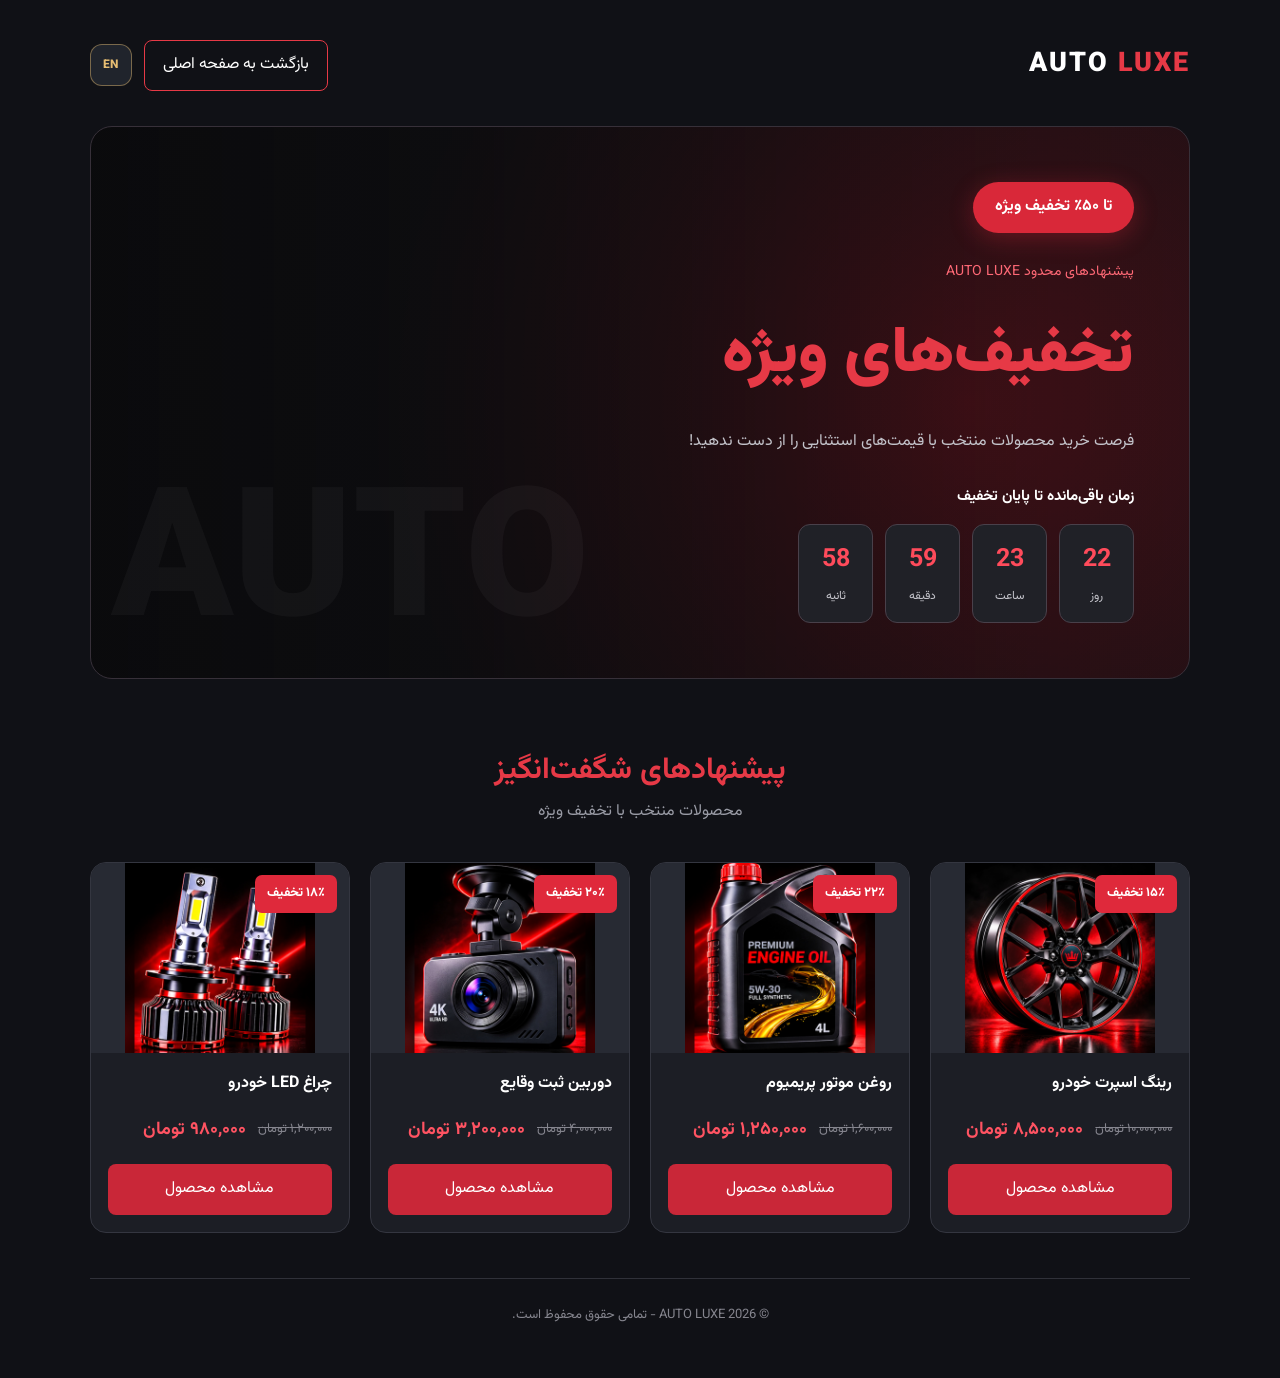
<file: offers.html>
<!DOCTYPE html>
<html lang="fa" dir="rtl">
<head>
  <meta charset="UTF-8">
  <meta name="viewport" content="width=device-width, initial-scale=1.0">
  <title>تخفیف‌های ویژه | AUTO LUXE</title>
  <link rel="stylesheet" href="style.css">
  <link rel="stylesheet" href="offers.css">
</head>
<body>

  <main class="offers-page">

    <header class="offers-header">
  <div class="offers-logo">AUTO <span>LUXE</span></div>

  <div class="offers-header-actions">
    <a href="index.html" class="back-home"
       data-fa="بازگشت به صفحه اصلی"
       data-en="Back to Home">بازگشت به صفحه اصلی</a>

    <button class="language-btn" id="languageToggle" type="button" onclick="toggleLanguage()">EN</button>
  </div>
</header>
    <section class="offers-hero">
      <div class="offer-badge"
     data-fa="تا ۵۰٪ تخفیف ویژه"
     data-en="UP TO 50% OFF">تا ۵۰٪ تخفیف ویژه</div>

      <div class="offers-content">
       <span class="offers-label"
      data-fa="پیشنهادهای محدود AUTO LUXE"
      data-en="LIMITED OFFERS BY AUTO LUXE">پیشنهادهای محدود AUTO LUXE</span>
       <h1>
  <span data-fa="تخفیف‌های" data-en="SPECIAL">تخفیف‌های</span>
  <span data-fa="ویژه" data-en="OFFERS">ویژه</span>
</h1>
       <p data-fa="فرصت خرید محصولات منتخب با قیمت‌های استثنایی را از دست ندهید!"
   data-en="Don't miss the chance to shop selected products at exceptional prices!">
  فرصت خرید محصولات منتخب با قیمت‌های استثنایی را از دست ندهید!
</p>
      </div>

      <div class="countdown-box">
       <h3 data-fa="زمان باقی‌مانده تا پایان تخفیف"
    data-en="TIME LEFT UNTIL THE OFFER ENDS">
  زمان باقی‌مانده تا پایان تخفیف
</h3>
        <div id="countdown">
          <div><strong id="days">00</strong><span data-fa="روز" data-en="DAYS">روز</span></div>
          <div><strong id="hours">00</strong><span data-fa="ساعت" data-en="HOURS">ساعت</span></div>
          <div><strong id="minutes">00</strong><span data-fa="دقیقه" data-en="MINUTES">دقیقه</span></div>
          <div><strong id="seconds">00</strong><span data-fa="ثانیه" data-en="SECONDS">ثانیه</span></div>
        </div>
      </div>
    </section>

    <section class="offers-products">
      <div class="offers-section-title">
        <h2>
  <span data-fa="پیشنهادهای" data-en="AMAZING">پیشنهادهای</span>
  <span data-fa="شگفت‌انگیز" data-en="DEALS">شگفت‌انگیز</span>
</h2>
        <p data-fa="محصولات منتخب با تخفیف ویژه"
   data-en="Selected products with special discounts">
  محصولات منتخب با تخفیف ویژه
</p>
      </div>

      <div class="offers-grid" id="offersGrid"></div>
    </section>

    <footer class="offers-footer">
     © 2026 AUTO LUXE -
<span data-fa="تمامی حقوق محفوظ است." data-en="All Rights Reserved.">تمامی حقوق محفوظ است.</span>
    </footer>

  </main>
  <script>
let currentLanguage = "fa";

function toggleLanguage() {
  currentLanguage = currentLanguage === "fa" ? "en" : "fa";

  document.documentElement.lang = currentLanguage;
  document.documentElement.dir = currentLanguage === "fa" ? "rtl" : "ltr";

  document.querySelectorAll("[data-fa][data-en]").forEach((element) => {
    element.textContent = element.getAttribute(
      currentLanguage === "fa" ? "data-fa" : "data-en"
    );
  });

  document.getElementById("languageToggle").textContent =
    currentLanguage === "fa" ? "EN" : "FA";
}
</script>

  <script src="offers.js"></script>
</body>
</html>
</file>
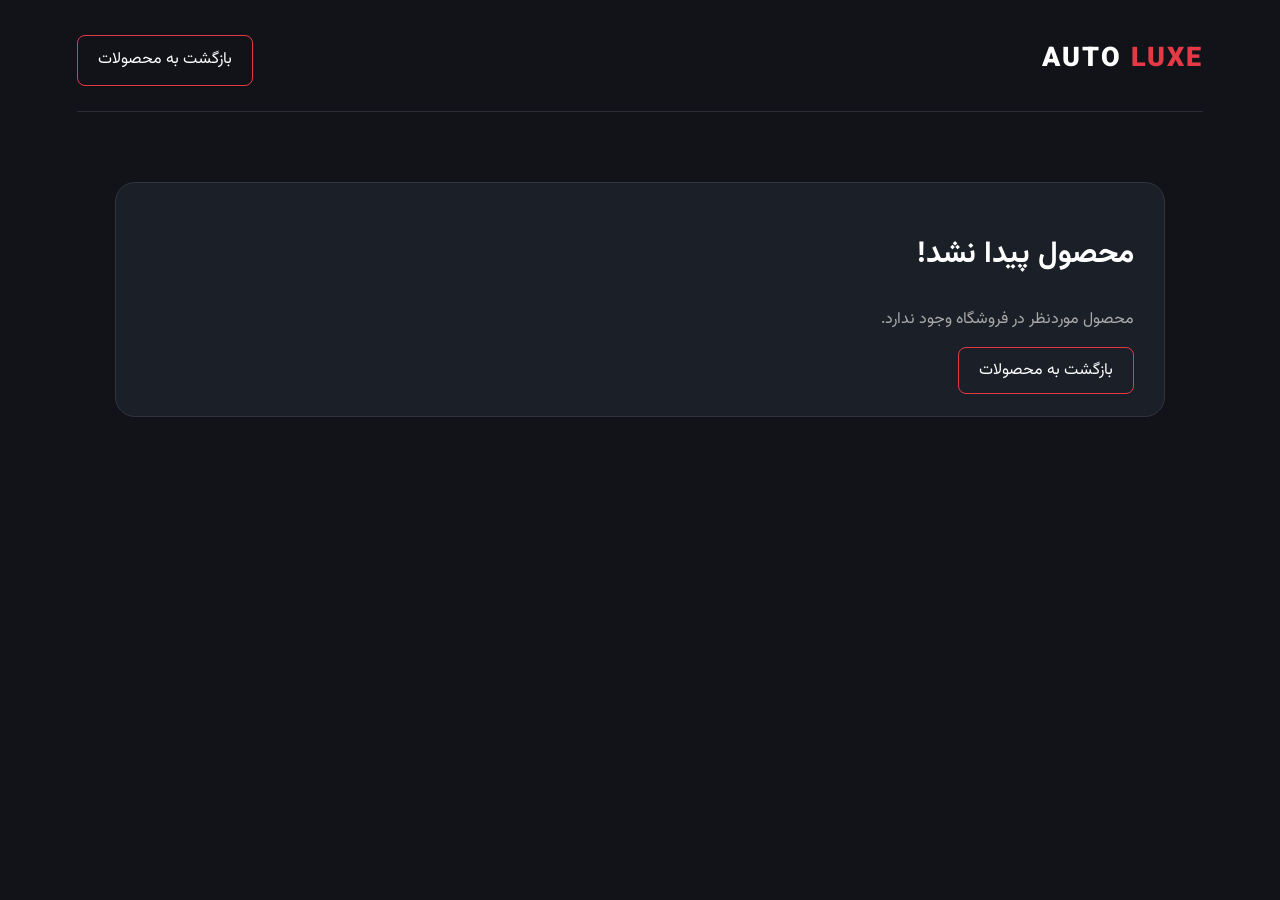
<file: product-details.html>
<!DOCTYPE html>
<html lang="fa" dir="rtl">
<head>
  <meta charset="UTF-8">
  <meta name="viewport" content="width=device-width, initial-scale=1.0">
  <title>جزئیات محصول | AUTO LUXE</title>
  <link rel="stylesheet" href="style.css">
  <style>
    .details-page {
      min-height: 100vh;
      background: #111318;
      color: #fff;
      padding: 35px 6%;
    }

    .details-header {
      display: flex;
      justify-content: space-between;
      align-items: center;
      padding-bottom: 25px;
      border-bottom: 1px solid #292d36;
    }

    .details-logo {
      font-size: 27px;
      font-weight: 900;
      letter-spacing: 2px;
    }

    .details-logo span { color: #e63946; }

    .details-back {
      color: #fff;
      text-decoration: none;
      border: 1px solid #e63946;
      padding: 10px 20px;
      border-radius: 8px;
    }

    .details-card {
      max-width: 1050px;
      margin: 70px auto;
      display: grid;
      grid-template-columns: 1fr 1fr;
      gap: 45px;
      align-items: center;
      background: #1b1f27;
      border: 1px solid #303540;
      border-radius: 20px;
      padding: 30px;
    }

    .details-image {
      background: #242934;
      border-radius: 15px;
      overflow: hidden;
      min-height: 350px;
    }

    .details-image img {
      width: 100%;
      height: 350px;
      object-fit: contain;
      display: block;
    }

    .details-info h1 {
      font-size: 30px;
      margin: 15px 0;
    }

    .details-category {
      color: #e63946;
    }

    .details-description {
      color: #aaa;
      line-height: 2.2;
      margin: 20px 0;
    }

    .details-rating {
      color: #ffc857;
      margin: 15px 0;
    }

    .details-price {
      font-size: 25px;
      font-weight: 900;
      margin: 25px 0;
    }

    .details-button {
      display: inline-block;
      background: #e63946;
      color: #fff;
      border: none;
      padding: 14px 30px;
      border-radius: 9px;
      font: inherit;
      cursor: pointer;
    }

    @media (max-width: 750px) {
      .details-card {
        grid-template-columns: 1fr;
        margin: 35px auto;
        padding: 18px;
      }

      .details-info h1 { font-size: 24px; }
    }
  </style>
</head>

<body>
  <main class="details-page">

    <header class="details-header">
      <div class="details-logo">AUTO <span>LUXE</span></div>
      <a href="products.html" class="details-back">بازگشت به محصولات</a>
    </header>

    <section class="details-card">
      <div class="details-image">
        <img src="images/sport-rim.jpg" alt="رینگ اسپرت خودرو">
      </div>

      <div class="details-info">
        <span class="details-category">لوازم جانبی خودرو</span>

        <h1>رینگ اسپرت خودرو</h1>

        <div class="details-rating">⭐ 4.9 از 5</div>

        <p class="details-description">
          رینگ اسپرت خودرو با طراحی مدرن و جذاب،
          کیفیت ساخت بالا و ظاهری لوکس برای خودروی شما.
          انتخابی مناسب برای افرادی که به زیبایی و کیفیت اهمیت می‌دهند.
        </p>

        <div class="details-price">۸,۵۰۰,۰۰۰ تومان</div>

        <button class="details-button" type="button">
          افزودن به سبد خرید
        </button>
      </div>
    </section>

  </main>
  <script src="product-details.js"></script>
</body>
</html>
</file>
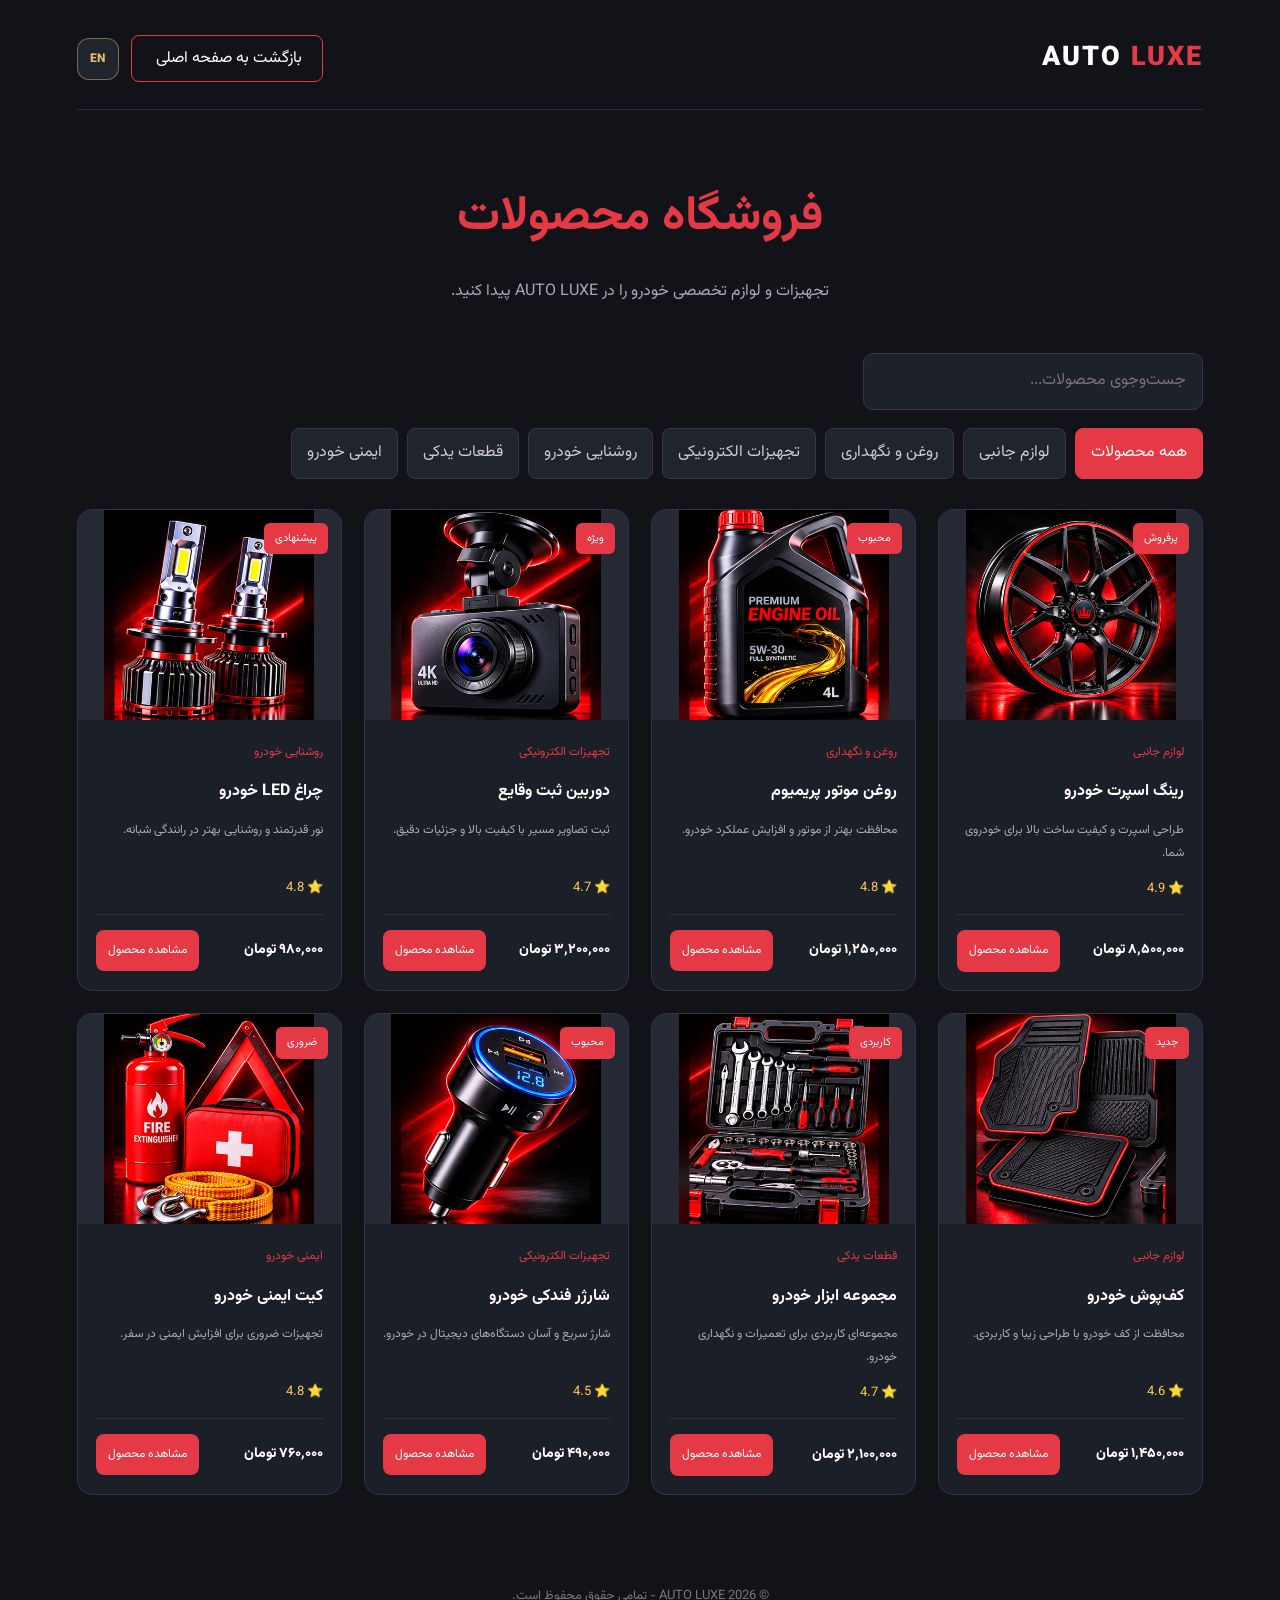
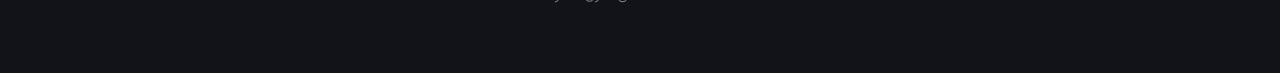
<file: products.html>
<!DOCTYPE html>
<html lang="fa" dir="rtl">
<head>
  <meta charset="UTF-8">
  <meta name="viewport" content="width=device-width, initial-scale=1.0">
  <title data-fa="محصولات | AUTO LUXE" data-en="Products | AUTO LUXE">محصولات | AUTO LUXE</title>
  <link rel="stylesheet" href="style.css">
  <link rel="stylesheet" href="products.css">
  <style>
    
  </style>
</head>

<body>
  <main class="products-page">

  <header class="products-header">
  <div class="products-logo">AUTO <span>LUXE</span></div>

  <div class="products-header-actions">

   <a href="index.html" class="about-back"
       data-fa="بازگشت به صفحه اصلی"
       data-en="Back to Home">
      بازگشت به صفحه اصلی
    </a>

    <button class="language-btn" id="languageToggle"
      type="button" onclick="toggleLanguage()">EN</button>

  </div>
</header>
   <section class="products-hero">
<h1>
  <span data-fa="فروشگاه " data-en="AUTO LUXE ">فروشگاه </span>
  <span data-fa="محصولات" data-en="Products">محصولات</span>
</h1>
  <p data-fa="تجهیزات و لوازم تخصصی خودرو را در AUTO LUXE پیدا کنید."
   data-en="Find professional automotive equipment and accessories at AUTO LUXE.">
  تجهیزات و لوازم تخصصی خودرو را در AUTO LUXE پیدا کنید.
</p>
</section>
    
  <section class="products-toolbar">

  <input
    type="text"
    class="products-search"
    id="productSearch"
   placeholder="جست‌وجوی محصولات..." data-fa-placeholder="جست‌وجوی محصولات..." data-en-placeholder="Search products..."
  >

  <div class="products-filters">
  <button class="products-filter active" data-category="all"
        data-fa="همه محصولات" data-en="All Products">همه محصولات</button>
   <button class="products-filter" data-category="لوازم جانبی"
        data-fa="لوازم جانبی" data-en="Accessories">لوازم جانبی</button>
    <button class="products-filter" data-category="روغن و نگهداری"
        data-fa="روغن و نگهداری" data-en="Oil & Maintenance">روغن و نگهداری</button>
   <button class="products-filter" data-category="تجهیزات الکترونیکی"
        data-fa="تجهیزات الکترونیکی" data-en="Electronic Equipment">تجهیزات الکترونیکی</button>
    <button class="products-filter" data-category="روشنایی خودرو"
        data-fa="روشنایی خودرو" data-en="Car Lighting">روشنایی خودرو</button>
    <button class="products-filter" data-category="قطعات یدکی"
        data-fa="قطعات یدکی" data-en="Spare Parts">قطعات یدکی</button>
   <button class="products-filter" data-category="ایمنی خودرو"
        data-fa="ایمنی خودرو" data-en="Car Safety">ایمنی خودرو</button>
  </div>

</section>

<section class="products-grid" id="productsGrid">
</section>

<div class="products-empty" id="productsEmpty"
     data-fa="محصولی پیدا نشد."
     data-en="No products found.">
  محصولی پیدا نشد.
</div>
    
<footer class="products-footer">
  <footer class="products-footer"
        data-fa="© 2026 AUTO LUXE - تمامی حقوق محفوظ است."
        data-en="© 2026 AUTO LUXE - All Rights Reserved.">
  © 2026 AUTO LUXE - تمامی حقوق محفوظ است.
</footer>
</footer>

  </main>
  <script>
let currentLanguage = "fa";

function toggleLanguage() {
  currentLanguage = currentLanguage === "fa" ? "en" : "fa";

  document.documentElement.lang = currentLanguage;
  document.documentElement.dir = currentLanguage === "fa" ? "rtl" : "ltr";

  document.querySelectorAll("[data-fa][data-en]").forEach((element) => {
  element.textContent = element.getAttribute(
    currentLanguage === "fa" ? "data-fa" : "data-en"
  );
});

document.querySelectorAll("[data-fa-placeholder][data-en-placeholder]").forEach((element) => {
  element.placeholder = element.getAttribute(
    currentLanguage === "fa" ? "data-fa-placeholder" : "data-en-placeholder"
  );
});

  document.getElementById("languageToggle").textContent =
    currentLanguage === "fa" ? "EN" : "FA";
  if (typeof filterProducts === "function") {
  filterProducts();
}
}
</script>
  <script src="products.js"></script>
</body>
</html>
</file>
<file: style.css>
@font-face {
  font-family: "Vazirmatn";
  src: url("images/Vazirmatn%5Bwght%5D.woff2") format("woff2");
  font-weight: 100 900;
  font-style: normal;
  font-display:  block;
}
:root {
  --bg: #101216;
  --surface: #191c22;
  --surface2: #20242c;
  --red: #ef343d;
  --gold: #e6bd72;
  --white: #f7f7f8;
  --muted: #a4a8b1;
  --border: rgba(255,255,255,.09);
}

* { box-sizing: border-box; margin: 0; padding: 0; }

html { scroll-behavior: smooth; scroll-padding-top: 100px; }

body {
  font-family: "Vazirmatn", Tahoma, sans-serif;
  background: var(--bg);
  color: var(--white);
  line-height: 1.8;
  overflow-x: hidden;
}

button, input { font: inherit; }
button, a { -webkit-tap-highlight-color: transparent; }
button { cursor: pointer; }
a { color: inherit; text-decoration: none; }
button:focus-visible, a:focus-visible, input:focus-visible {
  outline: 2px solid var(--gold);
  outline-offset: 4px;
}

.topbar {
  display: flex;
  justify-content: space-between;
  gap: 20px;
  padding: 8px 7%;
  background: #0b0d10;
  color: var(--muted);
  font-size: 11px;
  border-bottom: 1px solid var(--border);
}

.header {
  height: 84px;
  padding: 0 7%;
  display: flex;
  align-items: center;
  justify-content: space-between;
  gap: 25px;
  background: rgba(16,18,22,.96);
  position: sticky;
  top: 0;
  z-index: 20;
  border-bottom: 1px solid var(--border);
  backdrop-filter: blur(18px);
}

.logo { display: flex; align-items: center; gap: 10px; font-weight: 900; letter-spacing: 1px; font-size: 20px; }
.logo b { color: var(--red); }
.logo small { display: block; color: var(--muted); font-size: 8px; letter-spacing: 2px; line-height: 1.5; }
.logo-icon {
  width: 43px; height: 43px; border: 2px solid var(--red);
  transform: skew(-9deg); display: grid; place-items: center;
  font-size: 27px; color: var(--white); border-radius: 9px;
}
.logo-icon span { color: var(--gold); font-size: 12px; }

.nav { display: flex; gap: 28px; font-size: 13px; color: #d6d6da; }
.nav a { transition: color .25s; }
.nav a:hover { color: var(--red); }

.header-actions { display: flex; gap: 12px; align-items: center; }
.icon-btn {
  position: relative; background: var(--surface2); border: 1px solid var(--border);
  width: 42px; height: 42px; border-radius: 12px; color: white; font-size: 21px;
}
.icon-btn:hover { border-color: var(--red); }
.cart-count {
  position: absolute; top: -7px; left: -7px; background: var(--red);
  border-radius: 50%; min-width: 19px; height: 19px; font-size: 11px;
  display: grid; place-items: center;
}
.menu-toggle { display: none; background: none; color: white; border: 0; font-size: 26px; }

.search-panel {
  display: none; gap: 10px; padding: 18px 7%;
  background: var(--surface); border-bottom: 1px solid var(--border);
}
.search-panel.open { display: flex; }
.search-panel input, .newsletter input {
  flex: 1; min-width: 0; padding: 12px 15px; color: white;
  background: var(--bg); border: 1px solid var(--border); border-radius: 10px;
}
.search-panel button, .newsletter button {
  padding: 10px 20px; background: var(--red); color: white; border: 0; border-radius: 10px;
}

.hero {
  min-height: 610px;
  padding: 85px 8%;
  display: flex;
  align-items: center;
  position: relative;
  isolation: isolate;
  overflow: hidden;
  background:
  linear-gradient(
    90deg,
    rgba(10, 12, 16, 0.88) 0%,
    rgba(10, 12, 16, 0.65) 48%,
    rgba(10, 12, 16, 0.20) 100%
  ),
  url("images/sport.jpg") center center / cover no-repeat;
}
.hero-bg {
  position: absolute; inset: 0; z-index: -2;
  background:
    linear-gradient(270deg, rgba(13,15,20,.98) 0%, rgba(13,15,20,.86) 36%, rgba(13,15,20,.22) 100%),
    linear-gradient(0deg, rgba(13,15,20,.75), transparent 55%),
  url("images/sport.jpg") center 55%/cover;
  animation: heroReveal 1.1s ease both;
}
.hero-content { max-width: 570px; animation: rise .8s .1s both; }
.eyebrow, .section-kicker { color: var(--gold); font-size: 11px; letter-spacing: 1.5px; }
.eyebrow { display: flex; align-items: center; gap: 9px; }
.eyebrow i { width: 7px; height: 7px; border-radius: 50%; background: var(--red); box-shadow: 0 0 14px var(--red); }
.hero h1 { font-size: clamp(38px, 5vw, 66px); line-height: 1.5; margin: 20px 0; font-weight: 900; }
.hero h1 span, .section-heading h2 span, .promo h2 span { color: var(--red); }
.hero-content > p { color: #c1c3c9; font-size: 14px; max-width: 440px; line-height: 2.2; }
.hero-buttons { display: flex; gap: 12px; margin-top: 30px; flex-wrap: wrap; }
.btn { display: inline-flex; justify-content: center; align-items: center; gap: 12px; padding: 12px 23px; border-radius: 10px; font-size: 13px; font-weight: 700; transition: .25s; }
.btn-red { background: var(--red); color: white; box-shadow: 0 8px 25px rgba(239,52,61,.18); }
.btn-red:hover { background: #ff4b53; transform: translateY(-3px); box-shadow: 0 12px 30px rgba(239,52,61,.3); }
.btn-outline { border: 1px solid rgba(255,255,255,.35); }
.btn-outline:hover { background: white; color: #111; }
.hero-stats { display: flex; gap: 34px; margin-top: 42px; }
.hero-stats div { display: flex; flex-direction: column; }
.hero-stats strong { font-size: 22px; color: var(--gold); }
.hero-stats small { color: var(--muted); font-size: 11px; }
.hero-badge {
  position: absolute; left: 8%; bottom: 45px; padding: 20px 25px;
  background: rgba(20,22,27,.82); border: 1px solid rgba(230,189,114,.35);
  border-radius: 15px; backdrop-filter: blur(12px); display: flex; flex-direction: column;
}
.hero-badge span { color: var(--gold); font-size: 10px; letter-spacing: 3px; }
.hero-badge strong { font-size: 13px; }
.hero-badge small { color: var(--muted); font-size: 10px; }
.hero-decoration {
  position: absolute; bottom: -55px; right: 24%;
  font-size: clamp(60px, 11vw, 155px); font-weight: 900;
  color: rgba(255,255,255,.025); letter-spacing: 8px; pointer-events: none;
}

.benefits {
  display: grid; grid-template-columns: repeat(4,1fr);
  padding: 27px 7%; background: #171a20; border-bottom: 1px solid var(--border);
}
.benefit { display: flex; align-items: center; justify-content: center; gap: 13px; padding: 8px; border-left: 1px solid var(--border); }
.benefit:last-child { border-left: 0; }
.benefit > span { font-size: 25px; }
.benefit div { display: flex; flex-direction: column; }
.benefit strong { font-size: 12px; }
.benefit small { color: var(--muted); font-size: 10px; }

.section { padding: 90px 7%; }
.section-heading { display: flex; align-items: end; justify-content: space-between; gap: 20px; margin-bottom: 32px; }
.section-heading h2 { font-size: clamp(24px,3vw,35px); margin-top: 7px; font-weight: 800; }
.section-heading > p { font-size: 12px; color: var(--muted); }

.category-grid { display: grid; grid-template-columns: repeat(6,1fr); gap: 15px; }
.category-card {
  color: white; text-align: right; padding: 22px 17px; border-radius: 15px;
  background: linear-gradient(145deg,#20242c,#15171c);
  border: 1px solid var(--border); transition: .3s; min-width: 0;
}
.category-card:hover { transform: translateY(-6px); border-color: var(--red); background: #252932; }
.category-icon {
  width: 54px;
  height: 54px;
  display: grid;
  place-items: center;
  background: #292d36;
  border-radius: 13px;
  margin-bottom: 15px;
  overflow: hidden;
}

.category-icon img {
  width: 100%;
  height: 100%;
  object-fit: contain;
  display: block;
}
.category-card h3 { font-size: 13px; margin-bottom: 8px; }
.category-card > span { font-size: 10px; color: var(--gold); }

.products-section { background: #15171c; }
.filter-group { display: flex; gap: 8px; flex-wrap: wrap; }
.filter-btn { background: transparent; color: var(--muted); border: 1px solid var(--border); border-radius: 8px; padding: 8px 14px; font-size: 11px; }
.filter-btn.active, .filter-btn:hover { background: var(--red); border-color: var(--red); color: white; }

.product-grid { display: grid; grid-template-columns: repeat(4,minmax(0,1fr)); gap: 20px; }
.product-card {
  min-width: 0; border: 1px solid var(--border); border-radius: 15px;
  overflow: hidden; background: #1d2026; transition: .3s;
  animation: rise .5s both;
}
.product-card:hover { transform: translateY(-6px); border-color: rgba(230,189,114,.5); box-shadow: 0 15px 35px #0003; }
.product-image {
  position: relative;
  height: 210px;
  background: transparent;
  overflow: hidden;
}

.product-image img {
  width: 100%;
  height: 100%;
  object-fit: contain;
  display: block;
  transition: transform .5s;
  transform: scale(1);
}

.product-card:hover .product-image img {
  transform: scale(1);
}



.product-placeholder { width: 100%; height: 100%; display: grid; place-items: center; font-size: 65px; background: radial-gradient(circle,#353a44,#1d2026); }
.product-tag { position: absolute; top: 12px; right: 12px; padding: 4px 9px; background: var(--red); color: white; border-radius: 6px; font-size: 10px; }
.product-info { padding: 17px; }
.product-category { color: var(--gold); font-size: 10px; }
.product-info h3 { font-size: 14px; margin: 7px 0; }
.product-description { color: var(--muted); font-size: 11px; min-height: 40px; }
.product-rating { font-size: 11px; color: var(--gold); margin: 10px 0; }
.product-rating small { color: var(--muted); }
.product-bottom { display: flex; justify-content: space-between; align-items: center; gap: 8px; margin-top: 12px; }
.product-price { color: #ff636a; font-weight: 800; font-size: 13px; }
.add-cart { background: transparent; color: white; border: 1px solid #454a55; padding: 8px 10px; border-radius: 8px; font-size: 11px; }
.add-cart:hover { background: var(--red); border-color: var(--red); }
.empty-message { text-align: center; color: var(--muted); padding: 35px; }

.promo {
  margin: 20px 7% 0; padding: 55px 6%; border-radius: 20px;
  overflow: hidden; position: relative; isolation: isolate;
  background: linear-gradient(100deg,#2b1015,#57151b 60%,#16181e);
  border: 1px solid rgba(239,52,61,.25);
}
.promo::after { content:""; position:absolute; inset:0; z-index:-1; background: repeating-linear-gradient(135deg,transparent 0 45px,#ffffff05 46px 47px); }
.promo-content { position: relative; z-index: 2; }
.promo h2 { font-size: clamp(26px,3.5vw,42px); line-height: 1.8; margin: 10px 0; }
.promo p { color: #d4c2c4; font-size: 12px; margin-bottom: 22px; }
.promo-art { position: absolute; left: 7%; top: 50%; transform: translateY(-50%); width: 230px; height: 230px; display: grid; place-items: center; }
.promo-ring { position: absolute; inset: 0; border: 1px solid #ff667044; border-radius: 50%; box-shadow: 0 0 0 30px #ffffff04, 0 0 0 60px #ffffff03; }
.promo-art > span { font-size: 34px; line-height: 1.2; font-weight: 900; color: #ffffff18; text-align: center; transform: rotate(-12deg); }

.services-section { padding-bottom: 100px; }
.service-grid { display: grid; grid-template-columns: repeat(3,1fr); gap: 20px; }
.service-card { background: var(--surface); border: 1px solid var(--border); border-radius: 15px; padding: 27px; transition: .3s; }
.service-card:hover { border-color: var(--gold); transform: translateY(-4px); }
.service-card > span { display: grid; place-items: center; width: 43px; height: 43px; background: #332a20; color: var(--gold); border-radius: 12px; font-size: 23px; }
.service-card h3 { font-size: 15px; margin: 17px 0 8px; }
.service-card p { font-size: 12px; color: var(--muted); }

.footer { background: #0b0d10; border-top: 1px solid var(--border); padding: 55px 7% 0; }
.footer-main { display: grid; grid-template-columns: 1.5fr 1fr 1fr 1.5fr; gap: 40px; padding-bottom: 40px; }
.footer-brand p, .newsletter p { color: var(--muted); font-size: 11px; margin-top: 17px; max-width: 270px; }
.footer h3 { font-size: 13px; margin-bottom: 17px; }
.footer-main > div:not(.footer-brand) > a { display: block; color: var(--muted); font-size: 11px; margin-bottom: 9px; }
.footer-main a:hover { color: var(--gold); }
.newsletter form { display: flex; gap: 7px; margin-top: 14px; }
.newsletter input { width: 100%; font-size: 11px; }
.footer-bottom { display: flex; justify-content: space-between; gap: 15px; border-top: 1px solid var(--border); padding: 20px 0; color: var(--muted); font-size: 10px; }

.overlay { position: fixed; inset: 0; background: #0009; z-index: 39; opacity: 0; visibility: hidden; transition: .3s; }
.overlay.open { opacity: 1; visibility: visible; }
.cart-drawer { position: fixed; z-index: 40; top: 0; bottom: 0; left: 0; width: min(420px,100%); background: #181b21; padding: 24px; display: flex; flex-direction: column; transform: translateX(-105%); transition: transform .35s ease; border-right: 1px solid var(--border); }
.cart-drawer.open { transform: translateX(0); }
.drawer-header { display: flex; justify-content: space-between; align-items: center; border-bottom: 1px solid var(--border); padding-bottom: 18px; }
.drawer-header h2 { font-size: 20px; }
.drawer-header button { background: none; color: white; border: 0; font-size: 24px; }
.cart-items { overflow-y: auto; flex: 1; padding-top: 10px; }
.cart-item { display: flex; align-items: center; gap: 12px; padding: 15px 0; border-bottom: 1px solid var(--border); }
.cart-item-icon { display: grid; place-items: center; background: var(--surface2); border-radius: 10px; width: 52px; height: 52px; font-size: 25px; flex-shrink: 0; }
.cart-item-info { flex: 1; min-width: 0; }
.cart-item-info h4 { font-size: 12px; }
.cart-item-info p { color: var(--gold); font-size: 11px; }
.quantity { display: flex; align-items: center; gap: 9px; margin-top: 7px; }
.quantity button { width: 25px; height: 25px; background: var(--surface2); border: 1px solid var(--border); color: white; border-radius: 6px; }
.remove-item { background: transparent; color: #ff636a; border: 0; padding: 5px; }
.cart-empty { text-align: center; color: var(--muted); padding: 45px 10px; }
.cart-footer { padding-top: 18px; border-top: 1px solid var(--border); }
.cart-total { display: flex; justify-content: space-between; margin-bottom: 18px; }
.cart-total strong { color: var(--gold); }
.checkout-btn { width: 100%; border: 0; }
.cart-footer > small { display: block; color: var(--muted); font-size: 10px; text-align: center; margin-top: 12px; }

.toast { position: fixed; z-index: 60; bottom: 25px; right: 50%; transform: translate(50%,20px); background: #252a31; border: 1px solid var(--gold); color: white; padding: 12px 22px; border-radius: 10px; font-size: 12px; opacity: 0; visibility: hidden; transition: .3s; max-width: 90%; text-align: center; }
.toast.show { opacity: 1; visibility: visible; transform: translate(50%,0); }

@keyframes rise { from { opacity: 0; transform: translateY(20px); } to { opacity: 1; transform: translateY(0); } }
@keyframes heroReveal { from { opacity: .5; transform: scale(1.04); } to { opacity: 1; transform: scale(1); } }

@media (max-width: 1050px) {
  .header { padding: 0 4%; gap: 15px; }
  .nav { gap: 15px; }
  .category-grid { grid-template-columns: repeat(3,1fr); }
  .product-grid { grid-template-columns: repeat(3,minmax(0,1fr)); }
  .section { padding-left: 5%; padding-right: 5%; }
  .footer-main { gap: 22px; }
}
@media (max-width: 720px) {
  .topbar { padding: 7px 4%; font-size: 9px; }
  .topbar span:last-child { display: none; }
  .header { height: 70px; padding: 0 4%; gap: 10px; }
  .logo { font-size: 16px; gap: 7px; }
  .logo-icon { width: 35px; height: 35px; font-size: 22px; }
  .menu-toggle { display: block; order: 3; }
  .header-actions { margin-right: auto; gap: 7px; }
  .icon-btn { width: 36px; height: 36px; }
  .nav {
    display: none; position: absolute; top: 69px; right: 0; left: 0;
    flex-direction: column; gap: 0; background: #15171c;
    border-bottom: 1px solid var(--border); padding: 10px 5%;
  }
  .nav.open { display: flex; }
  .nav a { padding: 12px 5px; border-bottom: 1px solid var(--border); }
  .hero { min-height: 600px; padding: 65px 6%; align-items: flex-start; }
  .hero-bg {
    background:
      linear-gradient(270deg,rgba(13,15,20,.94),rgba(13,15,20,.57)),
      linear-gradient(0deg,#101216,transparent 70%),
      url("https://images.unsplash.com/photo-1492144534655-ae79c964c9d7?auto=format&fit=crop&w=1000&q=80") center/cover;
  }
  .hero h1 { font-size: 43px; }
  .hero-badge { left: 6%; bottom: 20px; padding: 12px 16px; }
  .hero-stats { gap: 20px; margin-top: 28px; }
  .hero-stats strong { font-size: 18px; }
  .benefits { grid-template-columns: repeat(2,1fr); padding: 15px 4%; gap: 8px; }
  .benefit { justify-content: flex-start; border: 0; padding: 9px; }
  .benefit > span { font-size: 21px; }
  .section { padding: 60px 4%; }
  .section-heading { align-items: flex-start; flex-direction: column; gap: 14px; }
  .category-grid { grid-template-columns: repeat(2,minmax(0,1fr)); gap: 10px; }
  .category-card { padding: 16px 13px; }
  .product-grid { grid-template-columns: repeat(2,minmax(0,1fr)); gap: 12px; }
  .product-image { height: 155px; }
  .product-info { padding: 12px; }
  .product-info h3 { font-size: 12px; }
  .product-price { font-size: 11px; }
  .add-cart { font-size: 10px; padding: 7px; }
  .product-bottom { flex-wrap: wrap; }
  .filter-group { gap: 6px; }
  .filter-btn { padding: 7px 10px; }
  .promo { margin: 0 4%; padding: 35px 6%; }
  .promo-art { left: -50px; opacity: .5; }
  .promo-content { max-width: 100%; }
  .promo h2 { font-size: 25px; }
  .service-grid { grid-template-columns: 1fr; gap: 12px; }
  .footer { padding: 40px 5% 0; }
  .footer-main { grid-template-columns: repeat(2,minmax(0,1fr)); gap: 30px 18px; }
  .footer-brand { grid-column: 1/-1; }
  .newsletter { grid-column: 1/-1; }
  .footer-bottom { font-size: 9px; }
}
@media (max-width: 380px) {
  .hero h1 { font-size: 36px; }
  .hero-stats { gap: 13px; }
  .hero-stats strong { font-size: 16px; }
  .product-image { height: 130px; }
  .product-bottom { flex-direction: column; align-items: stretch; }
}
@media (prefers-reduced-motion: reduce) {
  *, *::before, *::after { animation-duration: .01ms !important; transition-duration: .01ms !important; scroll-behavior: auto !important; }
}
.cart-product-image {
  width: 64px;
  height: 64px;
  object-fit: contain;
  border-radius: 10px;
  display: block;
}

/* تیترهای حرفه‌ای فروشگاه */
h1,
h2,
h3,
.hero h1,
.section-heading h2,
.promo h2 {
 font-family: "Vazirmatn", Tahoma, sans-serif;
}

/* ===== AUTO LUXE INTRO SCREEN ===== */

.intro-screen {
  position: fixed;
  inset: 0;
  z-index: 99999;
  display: flex;
  align-items: center;
  justify-content: center;
  overflow: hidden;
  isolation: isolate;
  background:
    linear-gradient(
      90deg,
      rgba(8, 9, 12, 0.94),
      rgba(8, 9, 12, 0.55),
      rgba(8, 9, 12, 0.82)
    ),
    url("images/sport.jpg") center 55% / cover no-repeat,
    #090a0d;
  color: #fff;
  opacity: 1;
  visibility: visible;
  transition:
    opacity 0.7s ease,
    visibility 0.7s ease;
}

.intro-screen::before {
  content: "";
  position: absolute;
  inset: 0;
  z-index: -1;
  background:
    linear-gradient(
      0deg,
      #090a0d 0%,
      transparent 35%,
      rgba(0, 0, 0, 0.12) 70%,
      rgba(0, 0, 0, 0.6) 100%
    );
}

.intro-red-glow {
  position: absolute;
  top: -20%;
  left: 50%;
  width: min(80vw, 850px);
  height: 250px;
  transform: translateX(-50%);
  background: rgba(255, 24, 45, 0.24);
  filter: blur(100px);
  pointer-events: none;
  animation: introGlow 2.5s ease-in-out infinite alternate;
}

.intro-content {
  width: min(90%, 760px);
  text-align: center;
  position: relative;
  z-index: 1;
  animation: introReveal 1s ease both;
}

.intro-logo {
  font-family: "Vazirmatn", Tahoma, sans-serif;
  font-size: clamp(30px, 5vw, 54px);
  font-weight: 900;
  letter-spacing: 3px;
  direction: ltr;
  text-shadow: 0 0 30px rgba(255, 25, 48, 0.25);
}

.intro-logo span {
  color: #ff263f;
}

.intro-line {
  width: 75px;
  height: 3px;
  margin: 20px auto;
  border-radius: 20px;
  background: #ff263f;
  box-shadow: 0 0 18px #ff263f;
  animation: introLine 1.1s ease both;
}

.intro-kicker {
  font-size: 11px;
  letter-spacing: 4px;
  color: #ff5264;
  direction: ltr;
}

.intro-content h1 {
  margin: 18px 0;
  font-family: "Vazirmatn", Tahoma, sans-serif;
  font-size: clamp(24px, 4.5vw, 46px);
  font-weight: 900;
  line-height: 1.7;
  text-shadow: 0 3px 24px #000;
}

.intro-description {
  color: #dedee3;
  font-size: clamp(12px, 2vw, 16px);
  line-height: 2;
}

.intro-loading {
  width: 150px;
  height: 3px;
  margin: 35px auto 15px;
  overflow: hidden;
  background: rgba(255, 255, 255, 0.18);
  border-radius: 20px;
}

.intro-loading span {
  display: block;
  width: 45%;
  height: 100%;
  background: #ff263f;
  box-shadow: 0 0 12px #ff263f;
  animation: introProgress 2s linear forwards;
}

.intro-entering {
  font-size: 11px;
  color: #b9b9c0;
}

.intro-bottom {
  position: absolute;
  bottom: 25px;
  left: 5%;
  right: 5%;
  display: flex;
  justify-content: space-between;
  gap: 12px;
  color: #aaaab2;
  font-size: 10px;
  letter-spacing: 2px;
  direction: ltr;
}

.intro-screen.intro-hidden {
  opacity: 0;
  visibility: hidden;
  pointer-events: none;
}

@keyframes introReveal {
  from {
    opacity: 0;
    transform: translateY(18px);
  }
  to {
    opacity: 1;
    transform: translateY(0);
  }
}

@keyframes introLine {
  from { width: 0; }
  to { width: 75px; }
}

@keyframes introProgress {
  from { width: 0; }
  to { width: 100%; }
}

@keyframes introGlow {
  from { opacity: 0.5; }
  to { opacity: 1; }
}

@media (max-width: 600px) {
  .intro-screen {
    background-position: 58% center;
  }

  .intro-kicker {
    font-size: 9px;
    letter-spacing: 2px;
  }

  .intro-content h1 {
    margin: 14px 0;
  }

  .intro-bottom {
    bottom: 16px;
    font-size: 8px;
    letter-spacing: 1px;
  }
}

@media (prefers-reduced-motion: reduce) {
  .intro-screen,
  .intro-screen *,
  .intro-screen::before {
    animation: none !important;
    transition: none !important;
  }
}
.intro-screen {
  transition: opacity 0.8s ease, visibility 0.8s ease;
}

.intro-screen.intro-hidden {
  opacity: 0;
  visibility: hidden;
  pointer-events: none;
}

.language-btn {
  min-width: 42px;
  height: 42px;
  padding: 0 10px;
  border: 1px solid rgba(230, 189, 114, 0.45);
  border-radius: 12px;
  background: #20242c;
  color: #e6bd72;
  font-weight: 800;
  font-size: 12px;
  cursor: pointer;
  transition: all 0.25s ease;
}

.language-btn:hover {
  background: #ef343d;
  color: #fff;
  border-color: #ef343d;
  transform: translateY(-2px);
}

.header-actions {
  display: flex;
  align-items: center;
  gap: 10px;
}
</file>
<file: offers.css>
.offers-page {
  min-height: 100vh;
  background: #101116;
  color: #fff;
  padding: 25px 7%;
  font-family: inherit;
}

.offers-header {
  display: flex;
  justify-content: space-between;
  align-items: center;
  padding: 15px 0 35px;
}

.offers-logo {
  font-size: 27px;
  font-weight: 900;
  letter-spacing: 2px;
}

.offers-logo span {
  color: #e63946;
}

.back-home {
  color: #fff;
  text-decoration: none;
  border: 1px solid #e63946;
  padding: 10px 18px;
  border-radius: 8px;
  transition: .3s;
}

.back-home:hover {
  background: #e63946;
}

.offers-hero {
  position: relative;
  overflow: hidden;
  min-height: 390px;
  border-radius: 22px;
  padding: 55px;
  background:
    linear-gradient(90deg, rgba(10,10,12,.96), rgba(10,10,12,.55)),
    radial-gradient(circle at 80% 50%, #8d1724, #17171c 65%);
  border: 1px solid #373039;
  display: flex;
  flex-direction: column;
  justify-content: center;
  gap: 25px;
}

.offers-hero::after {
  content: "AUTO";
  position: absolute;
  left: 20px;
  bottom: -55px;
  font-size: 180px;
  font-weight: 900;
  color: rgba(255,255,255,.035);
  pointer-events: none;
}

.offer-badge {
  width: fit-content;
  background: #d92839;
  padding: 11px 22px;
  border-radius: 30px;
  font-weight: bold;
  box-shadow: 0 5px 25px #d9283955;
}

.offers-label {
  color: #ff6976;
  font-size: 14px;
}

.offers-content h1 {
  font-size: clamp(35px, 5vw, 65px);
  margin: 12px 0;
  font-weight: 900;
}

.offers-content h1 span {
  color: #e63946;
}

.offers-content p {
  color: #c3c3ca;
  line-height: 2;
}

.countdown-box {
  position: relative;
  z-index: 1;
  max-width: 480px;
}

.countdown-box h3 {
  font-size: 15px;
  margin-bottom: 14px;
}

#countdown {
  display: flex;
  gap: 12px;
  flex-wrap: wrap;
}

#countdown div {
  background: #202127;
  border: 1px solid #49404a;
  border-radius: 12px;
  min-width: 75px;
  padding: 12px;
  text-align: center;
}

#countdown strong {
  display: block;
  color: #ff4b5b;
  font-size: 25px;
}

#countdown span {
  color: #c4c4cb;
  font-size: 12px;
}

.offers-products {
  padding: 65px 0 45px;
}

.offers-section-title {
  text-align: center;
  margin-bottom: 35px;
}

.offers-section-title h2 {
  font-size: 30px;
}

.offers-section-title h2 span {
  color: #e63946;
}

.offers-section-title p {
  color: #999ba5;
}

.offers-grid {
  display: grid;
  grid-template-columns: repeat(4, minmax(0, 1fr));
  gap: 20px;
}

.offer-card {
  background: #1c1e25;
  border: 1px solid #343640;
  border-radius: 16px;
  overflow: hidden;
  transition: .3s;
}

.offer-card:hover {
  transform: translateY(-8px);
  border-color: #e63946;
  box-shadow: 0 12px 30px #0008;
}

.offer-image {
  height: 190px;
  background: #272a33;
  position: relative;
}

.offer-image img {
  width: 100%;
  height: 100%;
  object-fit: contain;
}

.offer-discount {
  position: absolute;
  top: 12px;
  right: 12px;
  background: #df293b;
  color: #fff;
  padding: 7px 12px;
  border-radius: 7px;
  font-size: 13px;
  font-weight: bold;
}

.offer-info {
  padding: 17px;
}

.offer-info h3 {
  font-size: 16px;
  margin: 0 0 15px;
}

.offer-prices {
  display: flex;
  align-items: center;
  gap: 12px;
  flex-wrap: wrap;
}

.old-price {
  color: #85858e;
  text-decoration: line-through;
  font-size: 13px;
}

.new-price {
  color: #ff5362;
  font-size: 18px;
  font-weight: bold;
}

.offer-button {
  display: block;
  text-align: center;
  text-decoration: none;
  color: #fff;
  background: #c92738;
  padding: 11px;
  border-radius: 8px;
  margin-top: 18px;
  transition: .3s;
}

.offer-button:hover {
  background: #f03c4e;
}

.offers-footer {
  text-align: center;
  color: #85858e;
  border-top: 1px solid #303139;
  padding: 25px 0;
  font-size: 13px;
}

@media (max-width: 900px) {
  .offers-grid {
    grid-template-columns: repeat(2, minmax(0, 1fr));
  }
}

@media (max-width: 550px) {
  .offers-page {
    padding: 15px 4%;
  }

  .offers-header {
    gap: 12px;
  }

  .offers-logo {
    font-size: 21px;
  }

  .offers-hero {
    padding: 28px 20px;
    min-height: 360px;
  }

  .offers-content h1 {
    font-size: 38px;
  }

  .offers-grid {
    grid-template-columns: 1fr;
  }

  #countdown {
    gap: 7px;
  }

  #countdown div {
    min-width: 62px;
    padding: 9px;
  }
}
.offers-header-actions {
  display: flex;
  align-items: center;
  gap: 12px;
}
</file>
<file: products.css>
/* AUTO LUXE PRODUCTS PAGE */

.products-page {
  min-height: 100vh;
  background: #111318;
  color: #fff;
  padding: 35px 6%;
  font-family: inherit;
}

.products-header {
  display: flex;
  align-items: center;
  justify-content: space-between;
  gap: 20px;
  flex-wrap: wrap;
  padding-bottom: 25px;
  border-bottom: 1px solid #292d36;
}

.products-logo {
  font-size: 27px;
  font-weight: 900;
  letter-spacing: 2px;
}

.products-logo span {
  color: #e63946;
}

.back-home {
  color: #fff;
  text-decoration: none;
  border: 1px solid #e63946;
  padding: 10px 20px;
  border-radius: 8px;
  transition: .3s;
}

.back-home:hover {
  background: #e63946;
}

.products-hero {
  text-align: center;
  padding: 65px 15px 45px;
}

.products-hero h1 {
  font-size: clamp(30px, 5vw, 48px);
  margin-bottom: 15px;
}

.products-hero h1 span {
  color: #e63946;
}

.products-hero p {
  color: #a9abb2;
  line-height: 2;
}

.products-toolbar {
  display: flex;
  justify-content: space-between;
  align-items: center;
  flex-wrap: wrap;
  gap: 18px;
  margin-bottom: 30px;
}

.products-search {
  width: min(100%, 340px);
  padding: 13px 16px;
  border: 1px solid #343944;
  border-radius: 10px;
  background: #1d2129;
  color: #fff;
  outline: none;
  font: inherit;
}

.products-search:focus {
  border-color: #e63946;
}

.products-filters {
  display: flex;
  gap: 9px;
  flex-wrap: wrap;
}

.products-filter {
  background: #20242d;
  color: #ccc;
  border: 1px solid #343944;
  padding: 10px 15px;
  border-radius: 8px;
  cursor: pointer;
  font: inherit;
  transition: .3s;
}

.products-filter:hover,
.products-filter.active {
  background: #e63946;
  color: #fff;
  border-color: #e63946;
}

.products-grid {
  display: grid;
  grid-template-columns: repeat(4, minmax(0, 1fr));
  gap: 22px;
}

.shop-card {
  background: #1b1f27;
  border: 1px solid #303540;
  border-radius: 15px;
  overflow: hidden;
  transition: transform .35s, border-color .35s, box-shadow .35s;
}

.shop-card:hover {
  transform: translateY(-8px);
  border-color: #e63946;
  box-shadow: 0 15px 35px #0007;
}

.shop-card-image {
  height: 210px;
  background: #242934;
  position: relative;
  overflow: hidden;
}

.shop-card-image img {
  width: 100%;
  height: 100%;
  object-fit: contain;
  display: block;
  transition: transform .4s;
}

.shop-card:hover .shop-card-image img {
  transform: scale(1.06);
}

.shop-card-tag {
  position: absolute;
  top: 13px;
  right: 13px;
  background: #e63946;
  padding: 6px 11px;
  border-radius: 6px;
  font-size: 11px;
}

.shop-card-info {
  padding: 18px;
}

.shop-card-category {
  color: #e63946;
  font-size: 12px;
}

.shop-card-info h3 {
  font-size: 16px;
  margin: 12px 0;
}

.shop-card-description {
  color: #a9abb2;
  font-size: 12px;
  line-height: 1.9;
  min-height: 45px;
}

.shop-card-rating {
  color: #ffc857;
  margin: 13px 0;
  font-size: 13px;
}

.shop-card-bottom {
  display: flex;
  align-items: center;
  justify-content: space-between;
  gap: 8px;
  flex-wrap: wrap;
  border-top: 1px solid #303540;
  padding-top: 15px;
}

.shop-card-price {
  font-size: 14px;
  font-weight: 800;
}

.shop-add-cart {
  border: none;
  background: #e63946;
  color: white;
  padding: 10px 12px;
  border-radius: 8px;
  cursor: pointer;
  font: inherit;
  font-size: 12px;
  transition: .3s;
}

.shop-add-cart:hover {
  background: #c52230;
}

.products-empty {
  display: none;
  text-align: center;
  color: #aaa;
  padding: 45px 10px;
}

.products-footer {
  text-align: center;
  color: #777;
  padding: 45px 10px 15px;
  font-size: 13px;
}

@media (max-width: 1050px) {
  .products-grid {
    grid-template-columns: repeat(3, minmax(0, 1fr));
  }
}

@media (max-width: 750px) {
  .products-grid {
    grid-template-columns: repeat(2, minmax(0, 1fr));
    gap: 13px;
  }

  .shop-card-image {
    height: 160px;
  }

  .shop-card-info {
    padding: 12px;
  }

  .shop-card-info h3 {
    font-size: 13px;
  }

  .shop-card-description {
    font-size: 11px;
  }
}

@media (max-width: 420px) {
  .products-grid {
    grid-template-columns: 1fr;
  }

  .shop-card-image {
    height: 220px;
  }
}
.products-header .about-back {
  color: #fff;
  text-decoration: none;
  border: 1px solid #e63946;
  padding: 10px 20px;
  border-radius: 8px;
  transition: .3s;
  margin-left: 12px;
}

.products-header .about-back:hover {
  background: #e63946;
  border-color: #e63946;
  color: #fff;
}
</file>
